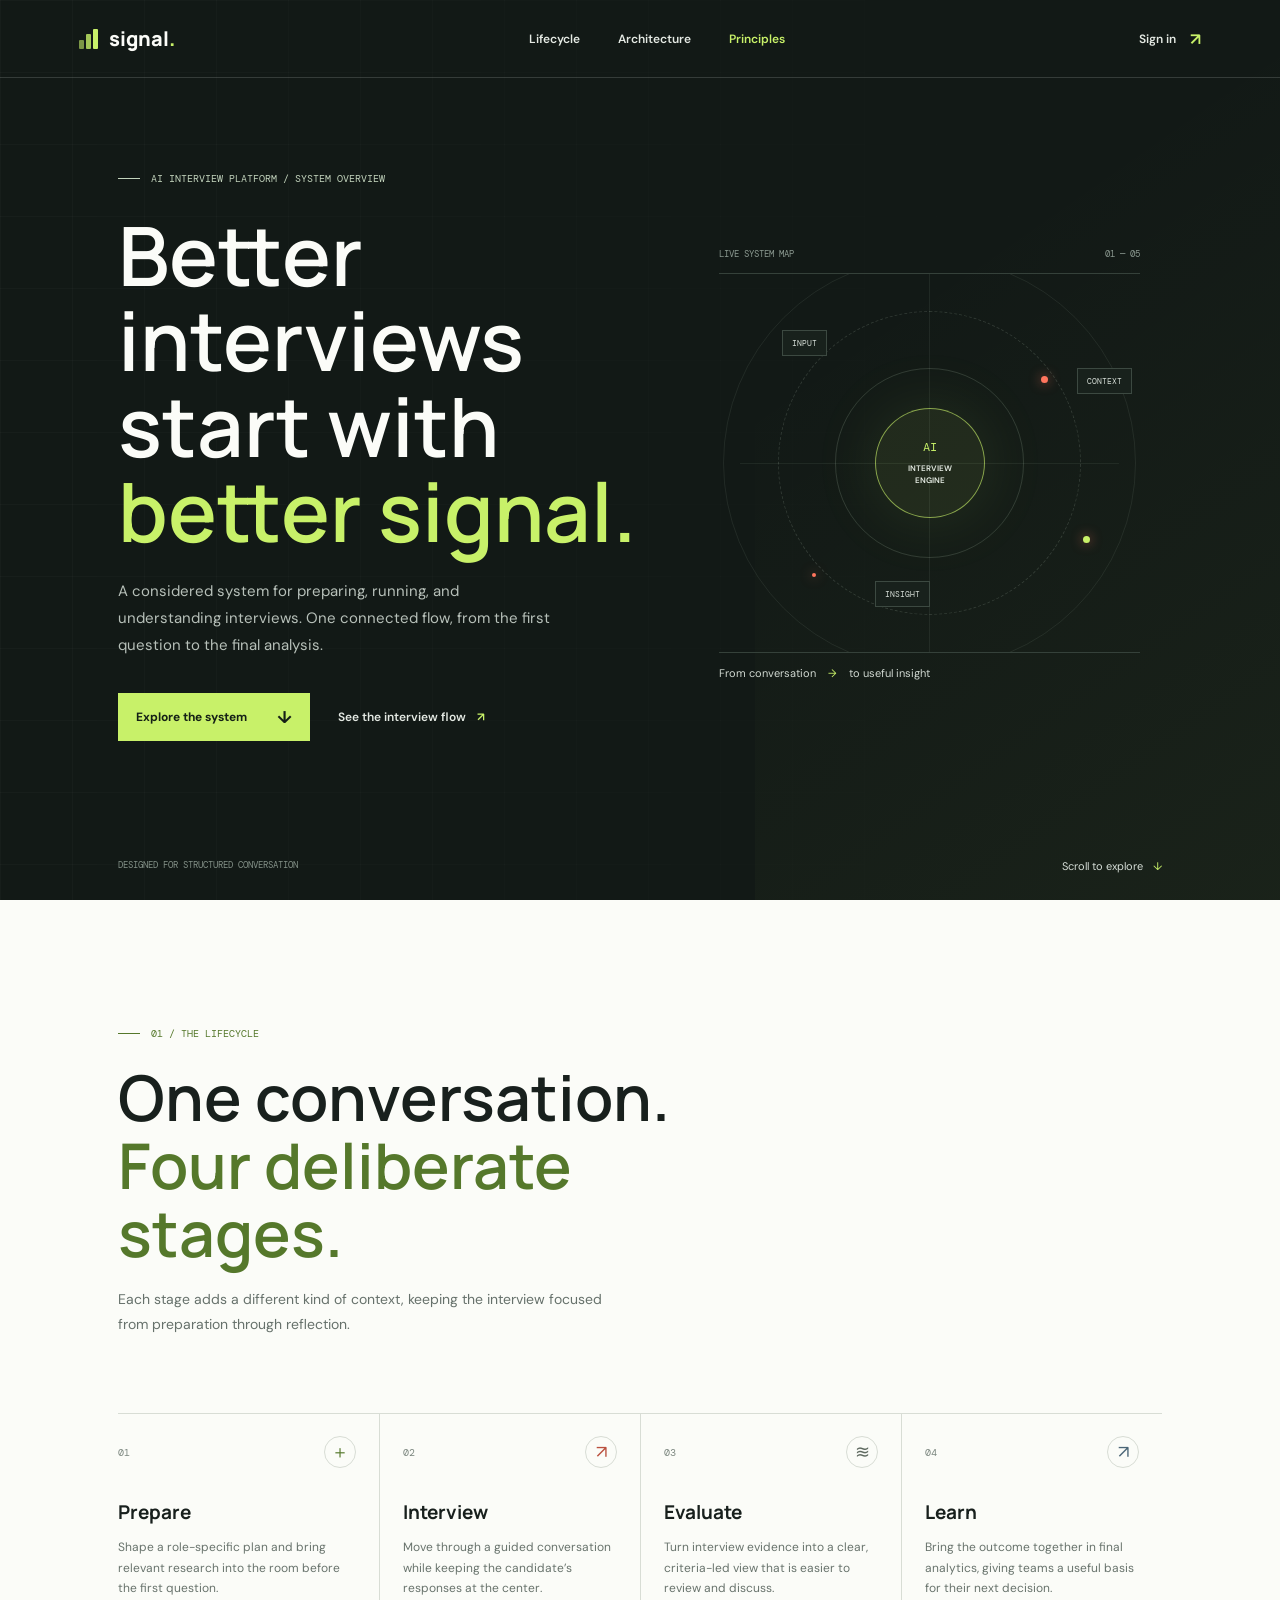
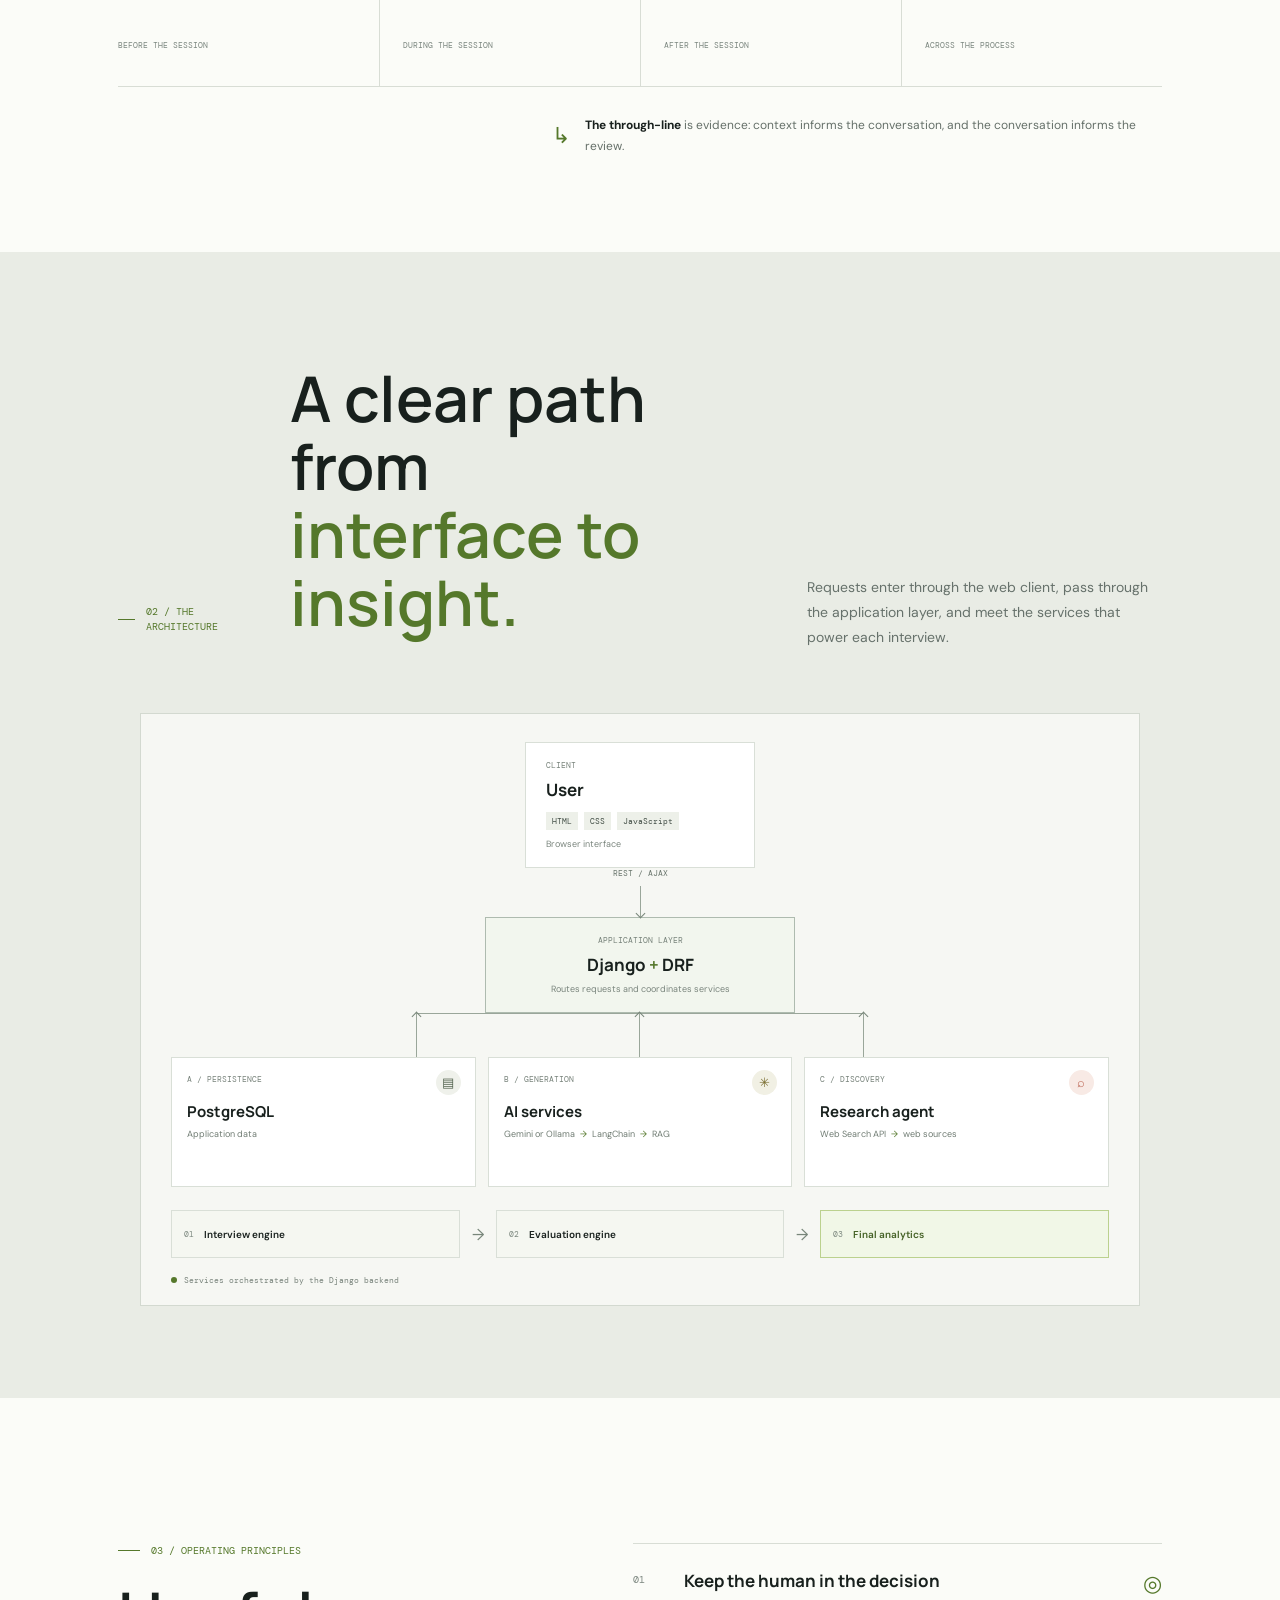
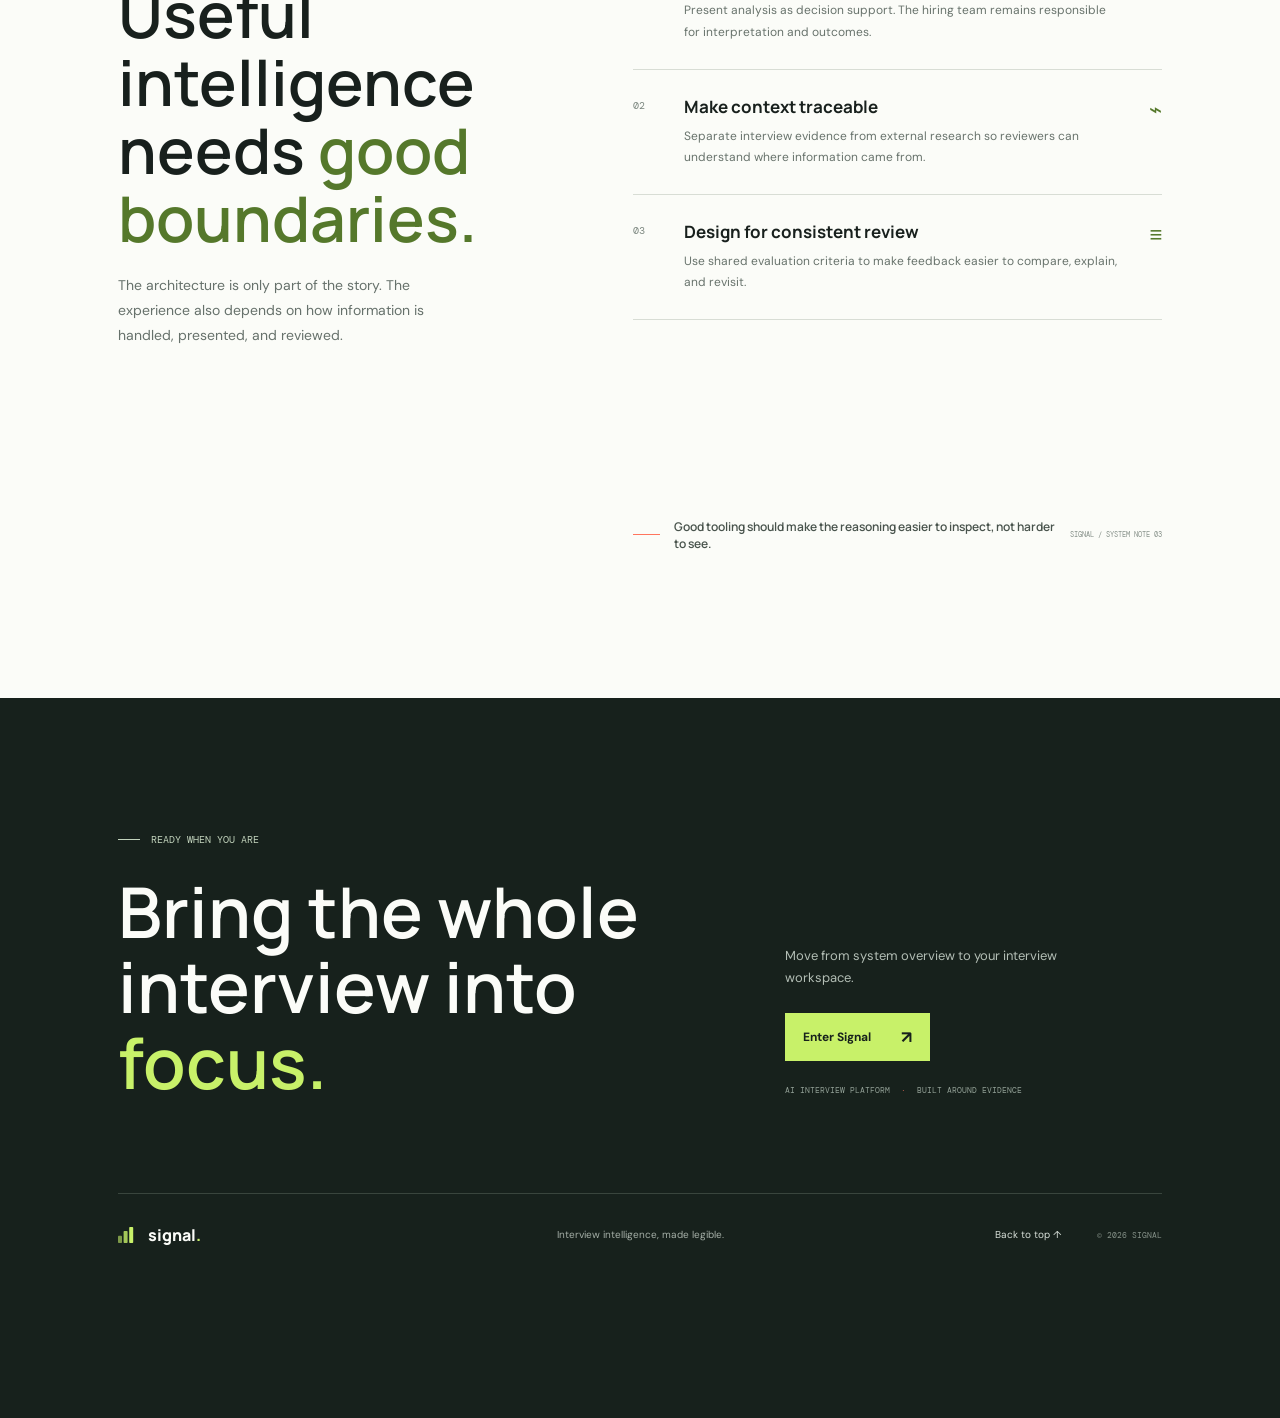
<file: frontend/html/index.html>
<!doctype html>
<html lang="en">
<head>
	<meta charset="utf-8">
	<meta name="viewport" content="width=device-width, initial-scale=1">
	<meta name="theme-color" content="#101614">
	<meta name="description" content="A closer look at the AI interview platform: its interview lifecycle, service architecture, and evaluation principles.">
	<title>Signal | AI Interview Architecture</title>
	<link rel="preconnect" href="https://fonts.googleapis.com">
	<link rel="preconnect" href="https://fonts.gstatic.com" crossorigin>
	<link href="https://fonts.googleapis.com/css2?family=DM+Mono:wght@400;500&family=DM+Sans:wght@400;500;600;700&family=Manrope:wght@400;500;600;700;800&display=swap" rel="stylesheet">
	<link rel="stylesheet" href="../css/index.css">
	<script src="../js/index.js" defer></script>
</head>
<body>
	<a class="skip-link" href="#main-content">Skip to content</a>
	<div class="scroll-progress" aria-hidden="true"><span></span></div>

	<header class="site-header">
		<a class="brand" href="#top" aria-label="Signal home">
			<span class="brand-mark" aria-hidden="true"><i></i><i></i><i></i></span>
			<span>signal<span class="brand-period">.</span></span>
		</a>
		<button class="menu-toggle" type="button" aria-expanded="false" aria-controls="primary-nav" aria-label="Open navigation">
			<span></span><span></span>
		</button>
		<nav class="primary-nav" id="primary-nav" aria-label="Main navigation">
			<a href="#lifecycle">Lifecycle</a>
			<a href="#architecture">Architecture</a>
			<a href="#principles">Principles</a>
		</nav>
		<a class="header-action" href="login.html">Sign in <span aria-hidden="true">↗</span></a>
	</header>

	<main id="main-content">
		<section class="hero section-shell" id="top" aria-labelledby="hero-title">
			<div class="hero-copy reveal">
				<p class="eyebrow"><span class="eyebrow-line"></span> AI interview platform / system overview</p>
				<h1 id="hero-title">Better interviews<br>start with <em>better signal.</em></h1>
				<p class="hero-description">A considered system for preparing, running, and understanding interviews. One connected flow, from the first question to the final analysis.</p>
				<div class="hero-actions">
					<a class="button button-primary" href="#architecture">Explore the system <span aria-hidden="true">↓</span></a>
					<a class="text-link" href="#lifecycle">See the interview flow <span aria-hidden="true">↗</span></a>
				</div>
			</div>
			<div class="hero-art reveal" aria-label="Illustration of an interview signal moving through a system">
				<div class="art-topline"><span>LIVE SYSTEM MAP</span><span>01 — 05</span></div>
				<div class="signal-visual" aria-hidden="true">
					<div class="signal-orbit orbit-one"></div>
					<div class="signal-orbit orbit-two"></div>
					<div class="signal-orbit orbit-three"></div>
					<div class="signal-core"><span>AI</span><b>INTERVIEW<br>ENGINE</b></div>
					<span class="orbit-node node-a">INPUT</span>
					<span class="orbit-node node-b">CONTEXT</span>
					<span class="orbit-node node-c">INSIGHT</span>
					<span class="orbit-dot dot-a"></span><span class="orbit-dot dot-b"></span><span class="orbit-dot dot-c"></span>
				</div>
				<div class="art-caption"><span>From conversation</span><span class="caption-arrow" aria-hidden="true">→</span><span>to useful insight</span></div>
			</div>
			<div class="hero-bottom"><span>DESIGNED FOR STRUCTURED CONVERSATION</span><a href="#lifecycle">Scroll to explore <span aria-hidden="true">↓</span></a></div>
		</section>

		<section class="lifecycle section-shell" id="lifecycle" aria-labelledby="lifecycle-title">
			<div class="section-heading reveal">
				<p class="eyebrow"><span class="eyebrow-line"></span> 01 / The lifecycle</p>
				<h2 id="lifecycle-title">One conversation.<br><em>Four deliberate stages.</em></h2>
				<p>Each stage adds a different kind of context, keeping the interview focused from preparation through reflection.</p>
			</div>
			<div class="lifecycle-track">
				<article class="stage reveal">
					<div class="stage-top"><span class="stage-number">01</span><span class="stage-symbol symbol-prep" aria-hidden="true">＋</span></div>
					<h3>Prepare</h3>
					<p>Shape a role-specific plan and bring relevant research into the room before the first question.</p>
					<span class="stage-tag">BEFORE THE SESSION</span>
				</article>
				<article class="stage reveal">
					<div class="stage-top"><span class="stage-number">02</span><span class="stage-symbol symbol-talk" aria-hidden="true">↗</span></div>
					<h3>Interview</h3>
					<p>Move through a guided conversation while keeping the candidate’s responses at the center.</p>
					<span class="stage-tag">DURING THE SESSION</span>
				</article>
				<article class="stage reveal">
					<div class="stage-top"><span class="stage-number">03</span><span class="stage-symbol symbol-review" aria-hidden="true">≋</span></div>
					<h3>Evaluate</h3>
					<p>Turn interview evidence into a clear, criteria-led view that is easier to review and discuss.</p>
					<span class="stage-tag">AFTER THE SESSION</span>
				</article>
				<article class="stage reveal">
					<div class="stage-top"><span class="stage-number">04</span><span class="stage-symbol symbol-learn" aria-hidden="true">↗</span></div>
					<h3>Learn</h3>
					<p>Bring the outcome together in final analytics, giving teams a useful basis for their next decision.</p>
					<span class="stage-tag">ACROSS THE PROCESS</span>
				</article>
			</div>
			<div class="lifecycle-note reveal"><span class="note-mark" aria-hidden="true">↳</span><p><strong>The through-line</strong> is evidence: context informs the conversation, and the conversation informs the review.</p></div>
		</section>

		<section class="architecture section-shell" id="architecture" aria-labelledby="architecture-title">
			<div class="section-heading architecture-heading reveal">
				<p class="eyebrow"><span class="eyebrow-line"></span> 02 / The architecture</p>
				<h2 id="architecture-title">A clear path from<br><em>interface to insight.</em></h2>
				<p>Requests enter through the web client, pass through the application layer, and meet the services that power each interview.</p>
			</div>

			<div class="architecture-map reveal" role="img" aria-label="Architecture: user uses the HTML, CSS and JavaScript frontend; REST and AJAX connect to Django and Django REST Framework. The backend works with PostgreSQL, AI services using Gemini or Ollama with LangChain and RAG, and a research agent using a web search API and web sources. These feed the interview engine, evaluation engine, and final analytics.">
				<div class="map-client map-node">
					<span class="map-kicker">CLIENT</span><strong>User</strong>
					<div class="client-stack"><span>HTML</span><span>CSS</span><span>JavaScript</span></div>
					<small>Browser interface</small>
				</div>
				<div class="map-connector connector-client" aria-hidden="true"><span>REST / AJAX</span><i></i></div>
				<div class="map-backend map-node">
					<span class="map-kicker">APPLICATION LAYER</span><strong>Django <b>+</b> DRF</strong>
					<small>Routes requests and coordinates services</small>
				</div>
				<div class="service-connectors" aria-hidden="true"><i></i><i></i><i></i></div>
				<div class="service-grid">
					<article class="service-node database-node">
						<span class="service-index">A / PERSISTENCE</span><span class="service-icon" aria-hidden="true">▤</span>
						<h3>PostgreSQL</h3><p>Application data</p>
					</article>
					<article class="service-node ai-node">
						<span class="service-index">B / GENERATION</span><span class="service-icon" aria-hidden="true">✳</span>
						<h3>AI services</h3><p>Gemini or Ollama <span>→</span> LangChain <span>→</span> RAG</p>
					</article>
					<article class="service-node research-node">
						<span class="service-index">C / DISCOVERY</span><span class="service-icon" aria-hidden="true">⌕</span>
						<h3>Research agent</h3><p>Web Search API <span>→</span> web sources</p>
					</article>
				</div>
				<div class="engine-flow" aria-label="Interview engine, then evaluation engine, then final analytics">
					<div class="engine-node"><span>01</span><strong>Interview engine</strong></div>
					<span class="engine-arrow" aria-hidden="true">→</span>
					<div class="engine-node"><span>02</span><strong>Evaluation engine</strong></div>
					<span class="engine-arrow" aria-hidden="true">→</span>
					<div class="engine-node engine-output"><span>03</span><strong>Final analytics</strong></div>
				</div>
				<p class="map-footnote"><span class="legend-dot"></span> Services orchestrated by the Django backend</p>
			</div>
		</section>

		<section class="principles section-shell" id="principles" aria-labelledby="principles-title">
			<div class="principles-intro reveal">
				<p class="eyebrow"><span class="eyebrow-line"></span> 03 / Operating principles</p>
				<h2 id="principles-title">Useful intelligence<br>needs <em>good boundaries.</em></h2>
				<p>The architecture is only part of the story. The experience also depends on how information is handled, presented, and reviewed.</p>
			</div>
			<div class="principle-list">
				<article class="principle reveal"><span class="principle-index">01</span><div><h3>Keep the human in the decision</h3><p>Present analysis as decision support. The hiring team remains responsible for interpretation and outcomes.</p></div><span class="principle-glyph" aria-hidden="true">◎</span></article>
				<article class="principle reveal"><span class="principle-index">02</span><div><h3>Make context traceable</h3><p>Separate interview evidence from external research so reviewers can understand where information came from.</p></div><span class="principle-glyph" aria-hidden="true">⌁</span></article>
				<article class="principle reveal"><span class="principle-index">03</span><div><h3>Design for consistent review</h3><p>Use shared evaluation criteria to make feedback easier to compare, explain, and revisit.</p></div><span class="principle-glyph" aria-hidden="true">≡</span></article>
			</div>
			<div class="principles-aside reveal"><span class="aside-rule"></span><p>Good tooling should make the reasoning easier to inspect, not harder to see.</p><span class="aside-signature">SIGNAL / SYSTEM NOTE 03</span></div>
		</section>

		<section class="closing section-shell" aria-labelledby="closing-title">
			<div class="closing-grid reveal">
				<div>
					<p class="eyebrow"><span class="eyebrow-line"></span> Ready when you are</p>
					<h2 id="closing-title">Bring the whole<br>interview into <em>focus.</em></h2>
				</div>
				<div class="closing-action">
					<p>Move from system overview to your interview workspace.</p>
					<a class="button button-light" href="login.html">Enter Signal <span aria-hidden="true">↗</span></a>
					<span class="closing-meta">AI INTERVIEW PLATFORM <span>·</span> BUILT AROUND EVIDENCE</span>
				</div>
			</div>
			<footer class="site-footer"><a class="brand brand-footer" href="#top"><span class="brand-mark" aria-hidden="true"><i></i><i></i><i></i></span><span>signal<span class="brand-period">.</span></span></a><span>Interview intelligence, made legible.</span><a href="#top">Back to top ↑</a><span class="footer-year">© 2026 SIGNAL</span></footer>
		</section>
	</main>
</body>
</html>
</file>
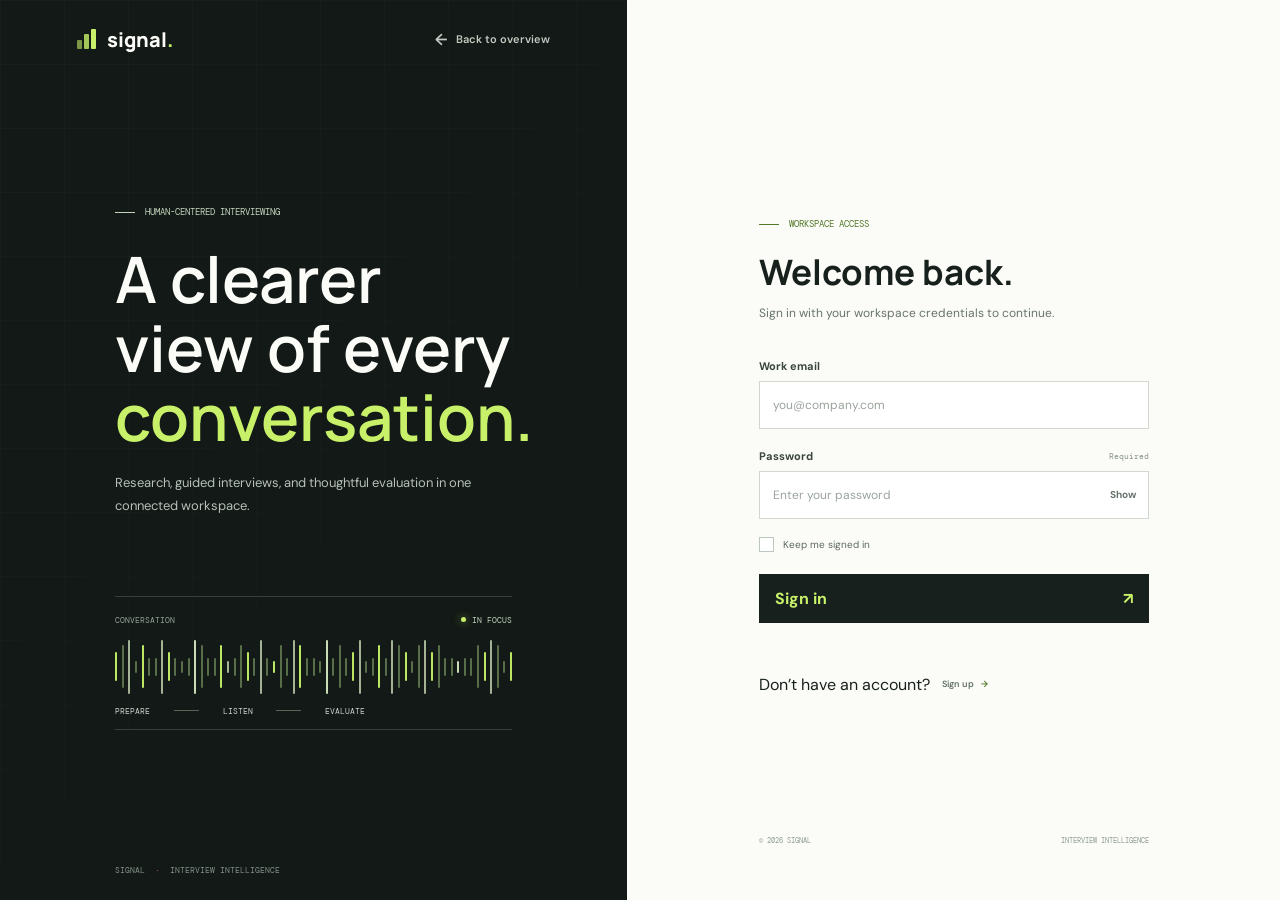
<file: frontend/html/dashboard.html>
<!doctype html>
<html lang="en">
<head>
	<meta charset="utf-8">
	<meta name="viewport" content="width=device-width, initial-scale=1">
	<meta name="theme-color" content="#121916">
	<meta name="description" content="Review interview activity and evaluation insights in your Signal workspace.">
	<title>Dashboard | Signal</title>
	<link rel="preconnect" href="https://fonts.googleapis.com">
	<link rel="preconnect" href="https://fonts.gstatic.com" crossorigin>
	<link href="https://fonts.googleapis.com/css2?family=DM+Mono:wght@400;500&family=DM+Sans:wght@400;500;600;700&family=Manrope:wght@400;500;600;700;800&display=swap" rel="stylesheet">
	<link rel="stylesheet" href="../css/dashboard.css">
	<script src="../js/api-client.js" defer></script>
	<script src="../js/dashboard.js" defer></script>
</head>
<body>
	<a class="skip-link" href="#main-content">Skip to dashboard</a>
	<div class="app-shell">
		<aside class="sidebar" id="sidebar" aria-label="Workspace navigation">
			<a class="brand" href="index.html" aria-label="Signal home">
				<span class="brand-mark" aria-hidden="true"><i></i><i></i><i></i></span>
				<span>signal<span class="brand-period">.</span></span>
			</a>
			<div class="workspace-label">WORKSPACE</div>
			<div class="workspace-name"><span class="workspace-icon" aria-hidden="true">S</span><span>Interview workspace</span><span class="workspace-caret" aria-hidden="true">⌄</span></div>
			<nav class="side-nav" aria-label="Dashboard sections">
				<span class="nav-group-label">MANAGE</span>
				<a class="nav-link is-active" href="#overview" aria-current="page"><span class="nav-icon" aria-hidden="true">▦</span>Overview</a>
				<a class="nav-link" href="#interviews"><span class="nav-icon" aria-hidden="true">▤</span>Interviews</a>
				<a class="nav-link" href="#insights"><span class="nav-icon" aria-hidden="true">⌁</span>Insights</a>
			</nav>
			<div class="sidebar-bottom">
				<a class="platform-link" href="index.html"><span aria-hidden="true">↖</span> Platform overview</a>
				<div class="sidebar-foot"><span class="status-dot"></span> DATABASE CONNECTED</div>
			</div>
		</aside>
		<button class="sidebar-scrim" type="button" aria-label="Close navigation"></button>

		<main class="main-content" id="main-content">
			<header class="topbar">
				<button class="mobile-menu-toggle" type="button" aria-expanded="false" aria-controls="sidebar" aria-label="Open navigation"><span></span><span></span></button>
				<div class="breadcrumb"><span>Workspace</span><span aria-hidden="true">/</span><strong>Overview</strong></div>
				<div class="topbar-date"><span class="date-mark" aria-hidden="true">◷</span><time id="today-label"></time></div>
			</header>

			<div class="content-wrap">
				<section class="page-intro" id="overview" aria-labelledby="page-title">
					<div>
						<p class="eyebrow"><span class="eyebrow-line"></span> YOUR INTERVIEW WORKSPACE</p>
						<h1 id="page-title">Dashboard</h1>
						<p class="intro-copy">A clear view of interview activity and evaluation insights.</p>
					</div>
					<a class="primary-action" href="interview.html"><span class="action-plus" aria-hidden="true">＋</span> New interview</a>
				</section>

				<section class="workspace-notice" aria-label="Database status">
					<div class="notice-icon" aria-hidden="true">i</div>
					<div class="notice-copy"><strong>Database connected</strong><p>Account and resume data is protected by your sign-in and stored by the Django API.</p></div>
					<button class="signout-button" id="signout-button" type="button">Sign out</button>
				</section>

				<section class="resume-manager" id="resumes" aria-labelledby="resume-title">
					<div class="resume-heading"><div><p class="section-kicker">CANDIDATE FILES</p><h2 id="resume-title">Resume library</h2><p>Upload a resume to store the original file and searchable extracted text.</p></div><span class="resume-format">PDF · DOCX · TXT <span>UP TO 10 MB</span></span></div>
					<div class="resume-actions-row">
						<form class="resume-upload-form" id="resume-upload-form">
							<label class="file-picker" for="resume-file"><span class="file-picker-icon" aria-hidden="true">↑</span><span><strong>Choose a resume</strong><small id="selected-file-name">PDF, DOCX, or TXT</small></span><input id="resume-file" name="file" type="file" accept=".pdf,.docx,.txt,application/pdf,text/plain,application/vnd.openxmlformats-officedocument.wordprocessingml.document" required></label>
							<button class="resume-upload-button" type="submit"><span aria-hidden="true">＋</span> Upload</button>
						</form>
						<form class="resume-search-form" id="resume-search-form" role="search"><label class="visually-hidden" for="resume-search">Search resume text</label><span aria-hidden="true">⌕</span><input id="resume-search" type="search" placeholder="Search resume text"><button type="submit">Search</button><button class="clear-search" id="clear-resume-search" type="button" aria-label="Clear search" title="Clear search">×</button></form>
					</div>
					<p class="resume-message" id="resume-message" role="status" aria-live="polite"></p>
					<div class="resume-list" id="resume-list" aria-live="polite"><p class="resume-empty">Your uploaded resumes will appear here.</p></div>
				</section>

				<div class="dashboard-columns">
					<section class="activity-section" id="interviews" aria-labelledby="activity-title">
						<div class="section-title-row">
							<div><p class="section-kicker">WORK QUEUE</p><h2 id="activity-title">Interview activity</h2></div>
							<a class="quiet-link" href="interview.html">Start interview <span aria-hidden="true">↗</span></a>
						</div>
						<div class="activity-table-wrap">
							<table class="activity-table">
								<thead><tr><th scope="col">INTERVIEW</th><th scope="col">ROLE</th><th scope="col">LAST UPDATED</th><th scope="col">STATUS</th><th scope="col"><span class="visually-hidden">Open interview</span></th></tr></thead>
								<tbody><tr><td colspan="5"><div class="empty-state"><span class="empty-mark" aria-hidden="true"><i></i><i></i><i></i></span><h3>No interviews yet</h3><p>Your interview list will appear here when you create your first session.</p><a href="interview.html">Create an interview <span aria-hidden="true">→</span></a></div></td></tr></tbody>
							</table>
						</div>
					</section>

					<aside class="workspace-aside" aria-label="Workspace details">
						<section class="readiness-panel" aria-labelledby="readiness-title">
							<div class="panel-heading"><span class="panel-icon" aria-hidden="true">◈</span><span class="panel-label">WORKSPACE STATUS</span></div>
							<h2 id="readiness-title">Workspace connected</h2>
							<p>Your account and resume library are stored in the application database and scoped to your sign-in.</p>
							<div class="connection-row"><span class="connection-indicator connection-online"></span><span>Django database</span><span class="connection-state connection-ready">CONNECTED</span></div>
						</section>
						<section class="guide-panel" aria-labelledby="guide-title">
							<p class="section-kicker">A SIMPLE RHYTHM</p><h2 id="guide-title">From plan to perspective</h2>
							<ol class="guide-list">
								<li><span>01</span><div><strong>Prepare</strong><p>Set the focus for your conversation.</p></div></li>
								<li><span>02</span><div><strong>Interview</strong><p>Capture a clear view of the discussion.</p></div></li>
								<li><span>03</span><div><strong>Review</strong><p>Bring evidence into the evaluation.</p></div></li>
							</ol>
						</section>
					</aside>
				</div>

				<section class="insights-section" id="insights" aria-labelledby="insights-title">
					<div class="section-title-row">
						<div><p class="section-kicker">DECISION SUPPORT</p><h2 id="insights-title">Evaluation insights</h2></div>
						<span class="section-meta">AVAILABLE AFTER YOUR FIRST REVIEW</span>
					</div>
					<div class="insights-empty"><div class="insights-rule" aria-hidden="true"></div><p>Once interviews are reviewed, your evaluation summaries will be gathered here.</p><a href="interview.html">Begin with an interview <span aria-hidden="true">→</span></a></div>
				</section>
				<footer class="page-footer"><span>SIGNAL / INTERVIEW INTELLIGENCE</span><a href="index.html">Platform overview ↗</a></footer>
			</div>
		</main>
	</div>
</body>
</html>
</file>
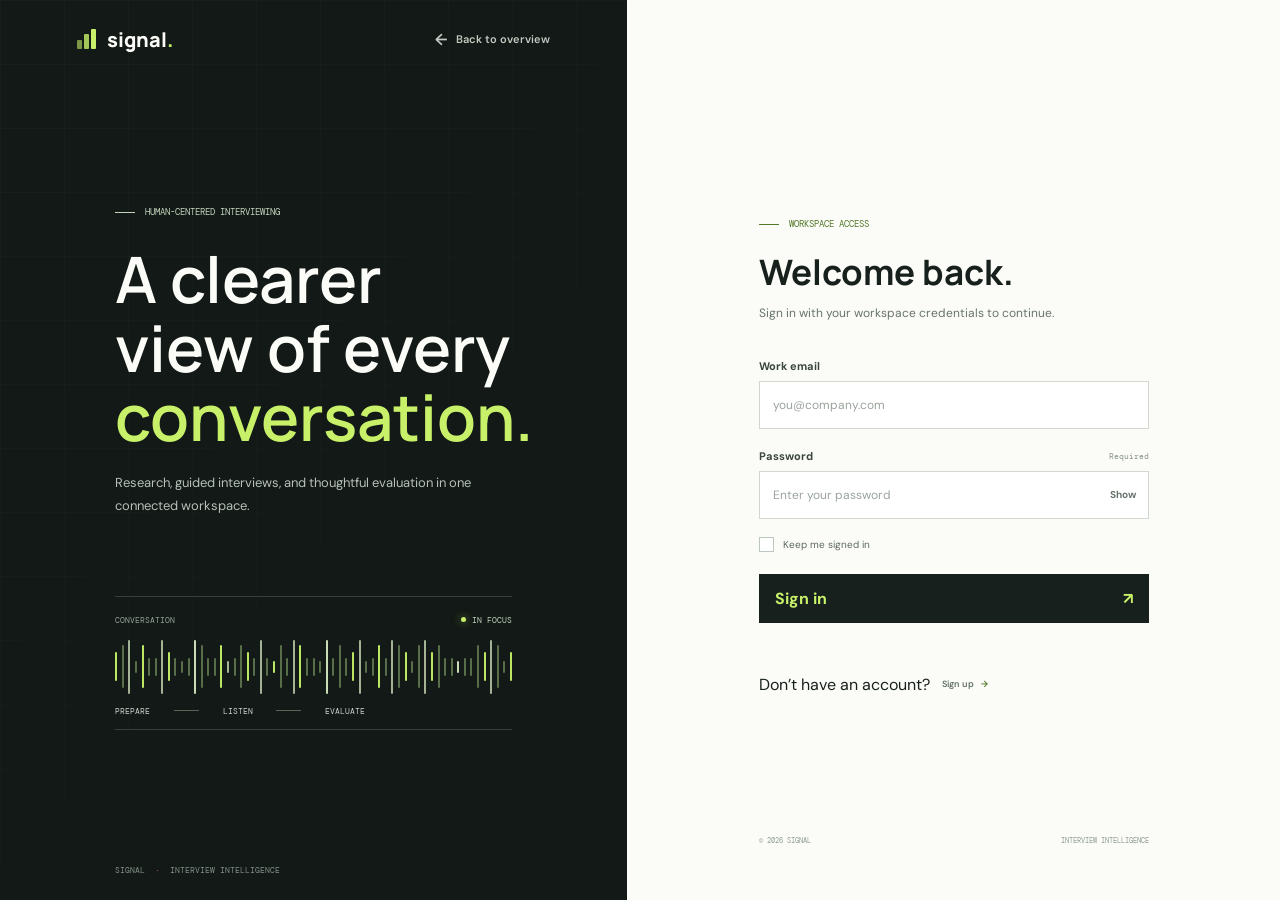
<file: frontend/html/interview.html>
<!doctype html>
<html lang="en">
<head>
	<meta charset="utf-8">
	<meta name="viewport" content="width=device-width, initial-scale=1">
	<meta name="theme-color" content="#121916">
	<meta name="description" content="Prepare and run a structured interview in your Signal workspace.">
	<title>New interview | Signal</title>
	<link rel="preconnect" href="https://fonts.googleapis.com">
	<link rel="preconnect" href="https://fonts.gstatic.com" crossorigin>
	<link href="https://fonts.googleapis.com/css2?family=DM+Mono:wght@400;500&family=DM+Sans:wght@400;500;600;700&family=Manrope:wght@400;500;600;700;800&display=swap" rel="stylesheet">
	<link rel="stylesheet" href="../css/interview.css">
	<script src="../js/api-client.js" defer></script>
	<script src="../js/interview.js" defer></script>
</head>
<body>
	<a class="skip-link" href="#main-content">Skip to interview</a>
	<div class="app-shell">
		<aside class="sidebar" id="sidebar" aria-label="Workspace navigation">
			<a class="brand" href="index.html" aria-label="Signal home">
				<span class="brand-mark" aria-hidden="true"><i></i><i></i><i></i></span>
				<span>signal<span class="brand-period">.</span></span>
			</a>
			<div class="workspace-label">WORKSPACE</div>
			<div class="workspace-name"><span class="workspace-icon" aria-hidden="true">S</span><span>Interview workspace</span><span class="workspace-caret" aria-hidden="true">⌄</span></div>
			<nav class="side-nav" aria-label="Workspace navigation">
				<span class="nav-group-label">MANAGE</span>
				<a class="nav-link" href="dashboard.html"><span class="nav-icon" aria-hidden="true">▦</span>Overview</a>
				<a class="nav-link is-active" href="interview.html" aria-current="page"><span class="nav-icon" aria-hidden="true">▤</span>Interviews</a>
				<a class="nav-link" href="dashboard.html#insights"><span class="nav-icon" aria-hidden="true">⌁</span>Insights</a>
			</nav>
			<div class="sidebar-bottom">
				<a class="platform-link" href="index.html"><span aria-hidden="true">↖</span> Platform overview</a>
				<div class="sidebar-foot"><span class="status-dot"></span> FRONTEND PREVIEW</div>
			</div>
		</aside>
		<button class="sidebar-scrim" type="button" aria-label="Close navigation"></button>

		<main class="main-content" id="main-content">
			<header class="topbar">
				<button class="mobile-menu-toggle" type="button" aria-expanded="false" aria-controls="sidebar" aria-label="Open navigation"><span></span><span></span></button>
				<div class="breadcrumb"><a href="dashboard.html">Workspace</a><span aria-hidden="true">/</span><strong id="breadcrumb-current">New interview</strong></div>
				<div class="preview-label"><span class="preview-dot"></span> AI PRACTICE SESSION</div>
			</header>

			<div class="content-wrap">
				<section class="setup-view" id="setup-view" aria-labelledby="page-title">
					<div class="page-heading">
						<div><p class="eyebrow"><span class="eyebrow-line"></span> INTERVIEW WORKSPACE / 01</p><h1 id="page-title">Set the conversation up for success.</h1><p class="heading-copy">Add a little context. You can adjust your plan before the interview begins.</p></div>
						<a class="back-dashboard" href="dashboard.html"><span aria-hidden="true">←</span> Dashboard</a>
					</div>

					<div class="setup-grid">
						<form class="setup-form" id="setup-form">
							<div class="form-section-heading"><span class="form-step-number">01</span><div><h2>Session details</h2><p>Set your target role and a topic to research against authoritative sources.</p></div></div>
							<div class="form-fields">
								<div class="field-group"><label for="candidate-name">Your name</label><input id="candidate-name" name="candidateName" type="text" autocomplete="name" placeholder="e.g. Jordan Lee" maxlength="100" required></div>
								<div class="field-group"><label for="role-title">Target role</label><input id="role-title" name="roleTitle" type="text" autocomplete="off" placeholder="e.g. Product designer" maxlength="120" required></div>
								<div class="field-group field-group-wide"><label for="interview-topic">Interview topic</label><input id="interview-topic" name="topic" type="text" autocomplete="off" placeholder="e.g. Python concurrency, product discovery, or cloud security" maxlength="200" required></div>
								<div class="field-group"><label for="interview-focus">Interview focus</label><select id="interview-focus" name="focus"><option value="balanced">Balanced conversation</option><option value="behavioral">Behavioral experience</option><option value="technical">Technical problem solving</option><option value="collaboration">Communication &amp; collaboration</option></select></div>
								<div class="field-group"><label for="session-length">Planned length</label><select id="session-length" name="duration"><option value="30">30 minutes</option><option value="45" selected>45 minutes</option><option value="60">60 minutes</option></select></div>
							</div>
							<div class="form-divider"></div>
							<div class="form-section-heading objectives-heading"><span class="form-step-number">02</span><div><h2>Keep it consistent</h2><p>Use the same role context throughout the interview and review.</p></div></div>
							<label class="consistency-control" for="structured-mode"><input id="structured-mode" type="checkbox" checked><span class="toggle-track" aria-hidden="true"></span><span><strong>Structured interview</strong><small>Follow a shared set of prompts for this focus area.</small></span></label>
							<p class="setup-message" id="setup-message" role="status" aria-live="polite"></p>
							<div class="setup-footer"><span class="setup-disclaimer"><span aria-hidden="true">ⓘ</span> Questions use official-source research. Feedback is based on your written answers, not audio or body language.</span><button class="primary-action" id="prepare-button" type="submit">Research &amp; prepare <span aria-hidden="true">→</span></button></div>
						</form>

						<aside class="prep-aside" aria-label="Preparation notes">
							<div class="aside-topline"><span>SESSION PREVIEW</span><span>01 / 03</span></div>
							<div class="prep-graphic" aria-hidden="true"><div class="prep-ring ring-outer"></div><div class="prep-ring ring-inner"></div><div class="prep-center"><span>01</span><i></i><b>LISTEN<br>WITH INTENT</b></div><span class="prep-node node-one">CONTEXT</span><span class="prep-node node-two">EVIDENCE</span></div>
							<div class="prep-aside-copy"><span class="aside-index">BEFORE YOU BEGIN</span><h2>Good interviews make room for detail.</h2><p>Ask one question at a time. Follow the examples, decisions, and learning behind each answer.</p></div>
							<div class="aside-checklist"><span><i></i> Role context</span><span><i></i> Focus prompts</span><span><i></i> Private notes</span></div>
						</aside>
					</div>
				</section>

				<section class="session-view is-hidden" id="session-view" aria-labelledby="session-title" aria-live="polite">
					<div class="session-header">
						<div><p class="eyebrow"><span class="eyebrow-line"></span> STRUCTURED SESSION / <span id="session-role-label">ROLE</span></p><h1 id="session-title">Interview in progress</h1><p class="session-candidate"><span id="session-candidate-name">Candidate</span><span>·</span><span id="session-focus-label">Balanced conversation</span></p></div>
						<div class="session-clock"><span class="clock-indicator"></span><span class="clock-caption">ELAPSED</span><time id="session-timer">00:00</time></div>
					</div>
					<div class="session-progress" aria-label="Question progress"><div class="progress-label"><span id="question-count">QUESTION 01 OF 05</span><span id="progress-percent">20%</span></div><div class="progress-track"><span id="progress-fill"></span></div></div>
					<div class="session-grid">
						<section class="question-panel" aria-labelledby="question-title">
							<div class="question-topline"><span class="question-category" id="question-category">OPENING</span><span class="question-mark" aria-hidden="true">Q</span></div>
							<p class="question-overline">ANSWER THE QUESTION</p><h2 id="question-title"></h2><p class="question-prompt-hint" id="question-hint"></p><ul class="question-source-list" id="question-source-list" aria-label="Sources for this question"></ul>
							<label class="answer-label" for="answer-notes">Your answer <span>Used to prepare your coaching report</span></label>
							<textarea id="answer-notes" rows="5" placeholder="Type your answer, or summarize what you said…"></textarea>
							<div class="question-controls"><button class="secondary-button" id="previous-question" type="button" disabled><span aria-hidden="true">←</span> Previous</button><span class="answer-saved" id="answer-saved" aria-live="polite">Notes stay in this tab</span><button class="primary-action" id="next-question" type="button">Next question <span aria-hidden="true">→</span></button></div>
						</section>
						<aside class="session-aside">
							<section class="session-guide"><div class="session-aside-label"><span class="guide-pulse"></span> INTERVIEW GUIDE</div><h2>Stay curious.</h2><p>Answer as you would in a real interview. Your written response is used for evidence-based coaching.</p><div class="follow-up"><span>FOLLOW-UP IDEA</span><p id="follow-up-text">What made that experience significant for you?</p></div></section>
							<section class="session-tools"><p class="section-kicker">OFFICIAL SOURCES</p><ul class="session-source-list" id="session-source-list"></ul></section>
							<section class="session-tools"><p class="section-kicker">SESSION TOOLS</p><button class="tool-button" id="finish-session" type="button"><span class="tool-icon" aria-hidden="true">✓</span><span><strong>Finish &amp; get feedback</strong><small>Generate your performance report</small></span><span class="tool-arrow" aria-hidden="true">→</span></button><button class="tool-button" id="cancel-session" type="button"><span class="tool-icon cancel-icon" aria-hidden="true">×</span><span><strong>End without finishing</strong><small>Discard this interview</small></span><span class="tool-arrow" aria-hidden="true">→</span></button></section>
						</aside>
					</div>
					<p class="session-disclaimer" id="session-message" role="status" aria-live="polite"><span aria-hidden="true">ⓘ</span> No audio is recorded. Your written answers are saved to your account when you finish.</p>
				</section>

				<section class="complete-view is-hidden" id="complete-view" aria-labelledby="complete-title" tabindex="-1">
					<div class="complete-mark" aria-hidden="true"><span>✓</span></div>
					<p class="eyebrow"><span class="eyebrow-line"></span> SESSION WRAPPED</p>
					<h1 id="complete-title">A good conversation<br><em>leaves a trail.</em></h1>
					<p class="complete-copy">Your interview is saved. Review your evidence-based feedback and next-step practice plan.</p>
					<div class="summary-strip"><div><span>Candidate</span><strong id="summary-candidate">—</strong></div><div><span>Role</span><strong id="summary-role">—</strong></div><div><span>Prompts reached</span><strong id="summary-questions">—</strong></div><div><span>Session length</span><strong id="summary-duration">—</strong></div></div>
					<div class="summary-notes"><div class="summary-heading"><div><span class="section-kicker">SESSION NOTES</span><h2>Your captured notes</h2></div><span class="notes-count" id="notes-count">0 entries</span></div><div id="notes-list" class="notes-list"></div></div>
					<div class="complete-actions"><button class="secondary-button" id="new-session" type="button">Start another interview <span aria-hidden="true">↗</span></button><a class="primary-action" id="review-results-link" href="result.html">Review session results <span aria-hidden="true">→</span></a><a class="dashboard-return" href="dashboard.html">Dashboard</a></div>
					<p class="result-storage-notice" id="result-storage-notice" role="status" aria-live="polite"></p>
					<p class="complete-disclaimer">Feedback evaluates written responses only and is intended for practice, not as a hiring decision.</p>
				</section>

				<footer class="page-footer"><span>SIGNAL / INTERVIEW INTELLIGENCE</span><a href="index.html">Platform overview ↗</a></footer>
			</div>
		</main>
	</div>
</body>
</html>
</file>
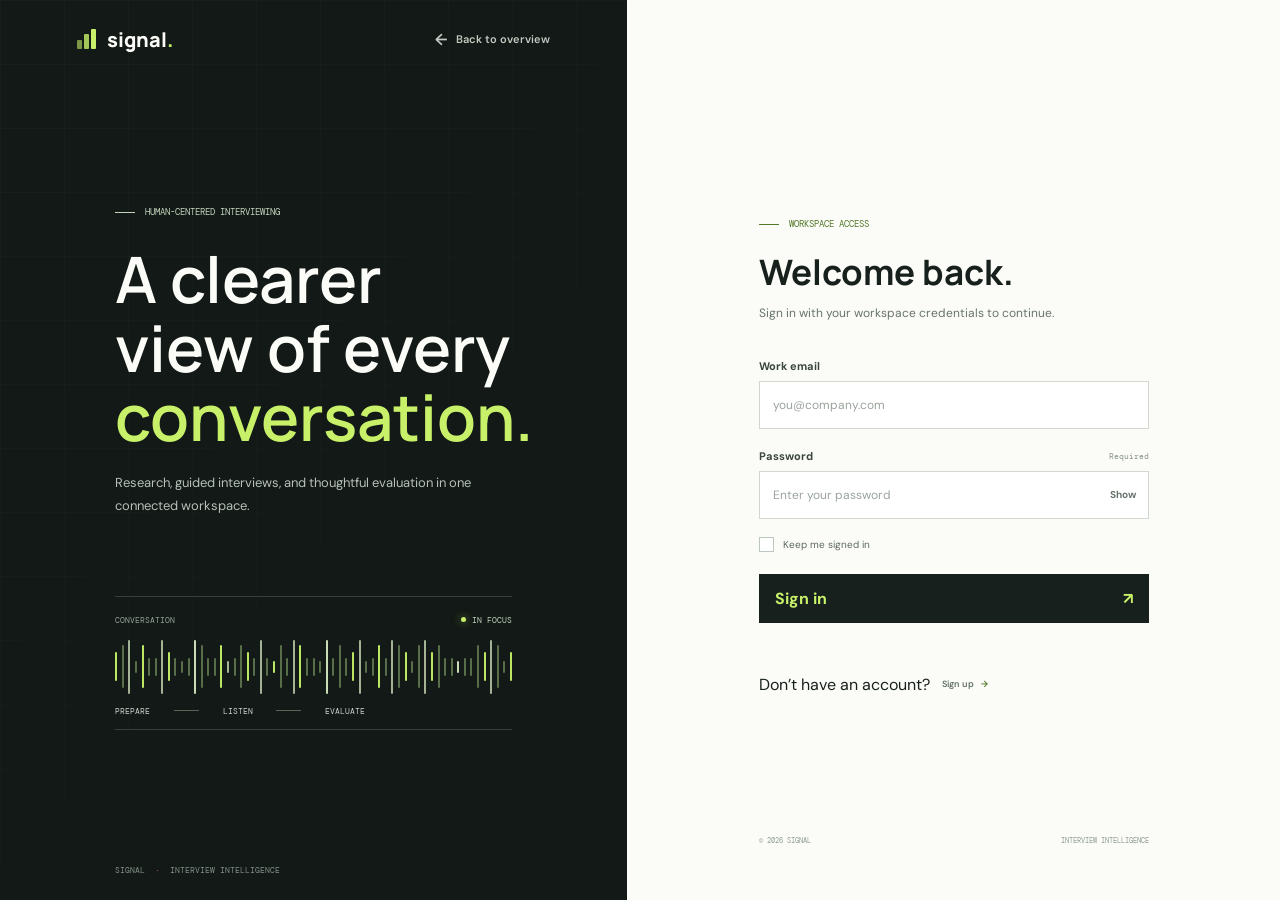
<file: frontend/html/login.html>
<!doctype html>
<html lang="en">
<head>
	<meta charset="utf-8">
	<meta name="viewport" content="width=device-width, initial-scale=1">
	<meta name="theme-color" content="#121916">
	<meta name="description" content="Sign in to your Signal interview workspace.">
	<title>Sign in | Signal</title>
	<link rel="preconnect" href="https://fonts.googleapis.com">
	<link rel="preconnect" href="https://fonts.gstatic.com" crossorigin>
	<link href="https://fonts.googleapis.com/css2?family=DM+Mono:wght@400;500&family=DM+Sans:wght@400;500;600;700&family=Manrope:wght@400;500;600;700;800&display=swap" rel="stylesheet">
	<link rel="stylesheet" href="../css/login.css">
	<script src="../js/api-client.js" defer></script>
	<script src="../js/auth-store.js" defer></script>
	<script src="../js/login.js" defer></script>
</head>
<body>
	<a class="skip-link" href="#sign-in-title">Skip to sign in</a>
	<header class="login-header">
		<a class="brand" href="index.html" aria-label="Signal, back to overview">
			<span class="brand-mark" aria-hidden="true"><i></i><i></i><i></i></span>
			<span>signal<span class="brand-period">.</span></span>
		</a>
		<a class="back-link" href="index.html"><span aria-hidden="true">←</span> Back to overview</a>
	</header>

	<main class="login-layout">
		<aside class="login-story" aria-labelledby="story-title">
			<div class="story-content">
				<p class="eyebrow"><span class="eyebrow-line"></span> HUMAN-CENTERED INTERVIEWING</p>
				<h1 id="story-title">A clearer view of every <em>conversation.</em></h1>
				<p class="story-description">Research, guided interviews, and thoughtful evaluation in one connected workspace.</p>
			</div>
			<div class="conversation-visual" aria-hidden="true">
				<div class="visual-label"><span>CONVERSATION</span><span class="visual-live"><i></i> IN FOCUS</span></div>
				<div class="waveform">
					<span></span><span></span><span></span><span></span><span></span><span></span><span></span><span></span><span></span><span></span><span></span><span></span><span></span><span></span><span></span><span></span><span></span><span></span><span></span><span></span><span></span><span></span><span></span><span></span><span></span><span></span><span></span><span></span><span></span><span></span><span></span><span></span><span></span><span></span><span></span><span></span><span></span><span></span><span></span><span></span><span></span><span></span><span></span><span></span><span></span><span></span><span></span><span></span><span></span><span></span><span></span><span></span><span></span><span></span><span></span><span></span><span></span><span></span><span></span><span></span><span></span>
				</div>
				<div class="visual-caption"><span>PREPARE</span><i></i><span>LISTEN</span><i></i><span>EVALUATE</span></div>
			</div>
			<p class="story-footnote">SIGNAL <span>·</span> INTERVIEW INTELLIGENCE</p>
		</aside>

		<section class="login-panel" aria-labelledby="sign-in-title">
			<div class="login-form-wrap">
				<p class="eyebrow form-eyebrow"><span class="eyebrow-line"></span> WORKSPACE ACCESS</p>
				<h2 id="sign-in-title">Welcome back.</h2>
				<p class="form-intro">Sign in with your workspace credentials to continue.</p>

				<form class="login-form" id="login-form">
					<div class="field-group">
						<label for="email">Work email</label>
						<input id="email" name="email" type="email" autocomplete="username" placeholder="you@company.com" required>
					</div>
					<div class="field-group">
						<div class="field-label-row"><label for="password">Password</label><span class="field-hint">Required</span></div>
						<div class="password-control">
							<input id="password" name="password" type="password" autocomplete="current-password" placeholder="Enter your password" required>
							<button class="password-toggle" type="button" aria-label="Show password" aria-pressed="false" aria-controls="password">Show</button>
						</div>
					</div>
					<div class="form-options">
						<label class="remember-control" for="remember">
							<input id="remember" name="remember" type="checkbox">
							<span class="custom-checkbox" aria-hidden="true"></span>
							<span>Keep me signed in</span>
						</label>
					</div>
					<button class="submit-button" type="submit"><span class="submit-label">Sign in</span><span aria-hidden="true">↗</span></button>
					<p class="form-message" id="form-message" role="status" aria-live="polite"></p>
				</form>

				<div class="form-bottom account-prompt"><span>Don’t have an account?</span><a href="signup.html">Sign up <span aria-hidden="true">→</span></a></div>
			</div>
			<footer class="login-footer"><span>© 2026 SIGNAL</span><span>INTERVIEW INTELLIGENCE</span></footer>
		</section>
	</main>
</body>
</html>
</file>
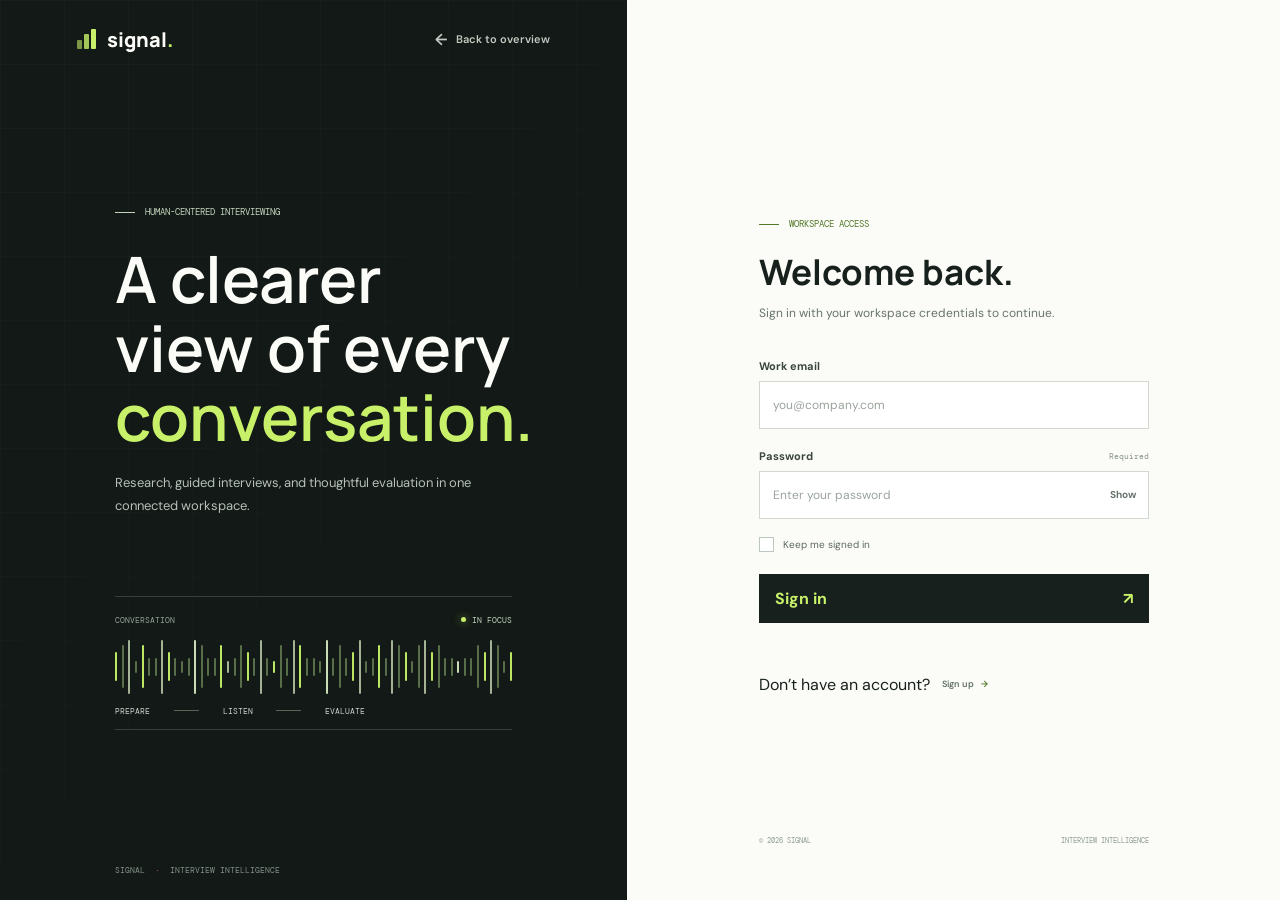
<file: frontend/html/result.html>
<!doctype html>
<html lang="en">
<head>
	<meta charset="utf-8">
	<meta name="viewport" content="width=device-width, initial-scale=1">
	<meta name="theme-color" content="#121916">
	<meta name="description" content="Review interview notes and evaluation status in your Signal workspace.">
	<title>Interview review | Signal</title>
	<link rel="preconnect" href="https://fonts.googleapis.com">
	<link rel="preconnect" href="https://fonts.gstatic.com" crossorigin>
	<link href="https://fonts.googleapis.com/css2?family=DM+Mono:wght@400;500&family=DM+Sans:wght@400;500;600;700&family=Manrope:wght@400;500;600;700;800&display=swap" rel="stylesheet">
	<link rel="stylesheet" href="../css/result.css">
	<script src="../js/api-client.js" defer></script>
	<script src="../js/result.js" defer></script>
</head>
<body>
	<a class="skip-link" href="#main-content">Skip to interview review</a>
	<div class="app-shell">
		<aside class="sidebar" id="sidebar" aria-label="Workspace navigation">
			<a class="brand" href="index.html" aria-label="Signal home"><span class="brand-mark" aria-hidden="true"><i></i><i></i><i></i></span><span>signal<span class="brand-period">.</span></span></a>
			<div class="workspace-label">WORKSPACE</div>
			<div class="workspace-name"><span class="workspace-icon" aria-hidden="true">S</span><span>Interview workspace</span><span class="workspace-caret" aria-hidden="true">⌄</span></div>
			<nav class="side-nav" aria-label="Workspace navigation">
				<span class="nav-group-label">MANAGE</span>
				<a class="nav-link" href="dashboard.html"><span class="nav-icon" aria-hidden="true">▦</span>Overview</a>
				<a class="nav-link" href="interview.html"><span class="nav-icon" aria-hidden="true">▤</span>Interviews</a>
				<a class="nav-link is-active" href="#review" aria-current="page"><span class="nav-icon" aria-hidden="true">⌁</span>Review</a>
			</nav>
			<div class="sidebar-bottom"><a class="platform-link" href="index.html"><span aria-hidden="true">↖</span> Platform overview</a><div class="sidebar-foot"><span class="status-dot"></span> SAVED INTERVIEW</div></div>
		</aside>
		<button class="sidebar-scrim" type="button" aria-label="Close navigation"></button>

		<main class="main-content" id="main-content">
			<header class="topbar">
				<button class="mobile-menu-toggle" type="button" aria-expanded="false" aria-controls="sidebar" aria-label="Open navigation"><span></span><span></span></button>
				<div class="breadcrumb"><a href="dashboard.html">Workspace</a><span aria-hidden="true">/</span><a href="dashboard.html#interviews">Interviews</a><span aria-hidden="true">/</span><strong>Review</strong></div>
				<div class="preview-label"><span class="preview-dot"></span> PRACTICE REPORT</div>
			</header>

			<div class="content-wrap" id="review">
				<section class="review-view" id="review-view" aria-labelledby="page-title">
					<div class="page-heading">
						<div><p class="eyebrow"><span class="eyebrow-line"></span> INTERVIEW WORKSPACE / REVIEW</p><h1 id="page-title">Your practice report</h1><p class="heading-copy">Feedback grounded in your written answers and the sources used to prepare your questions.</p></div>
						<div class="heading-actions"><button class="quiet-button" id="print-review" type="button" aria-label="Print interview review"><span aria-hidden="true">▧</span> Print review</button><a class="primary-action" href="dashboard.html">Dashboard <span aria-hidden="true">↗</span></a></div>
					</div>

					<section class="review-notice" aria-label="Evaluation status"><span class="notice-icon" aria-hidden="true">i</span><div><strong>Practice coaching, not a hiring decision</strong><p>Scores and suggestions reflect only the written answers you provided; they do not assess audio, delivery, or body language.</p></div><span class="pending-badge"><i></i> PRACTICE ONLY</span></section>

					<section class="candidate-summary" aria-label="Interview details">
						<div class="candidate-identity"><span class="candidate-avatar" id="candidate-avatar" aria-hidden="true">—</span><div><span class="summary-kicker">CANDIDATE</span><h2 id="candidate-name">Loading interview…</h2><p id="candidate-role">Loading session details.</p></div></div>
						<div class="summary-stat"><span class="summary-kicker">SESSION LENGTH</span><strong id="session-length">—</strong></div>
						<div class="summary-stat"><span class="summary-kicker">PROMPTS REACHED</span><strong id="prompts-reached">—</strong></div>
						<div class="summary-stat"><span class="summary-kicker">NOTES CAPTURED</span><strong id="notes-captured">—</strong></div>
					</section>

					<div class="review-grid">
						<section class="evidence-section" aria-labelledby="evidence-title">
							<div class="section-heading"><div><p class="section-kicker">CONVERSATION RECORD</p><h2 id="evidence-title">Interview evidence</h2></div><span class="section-meta" id="evidence-count">NO SESSION DATA</span></div>
							<div class="evidence-list" id="evidence-list"><div class="empty-panel"><span class="empty-glyph" aria-hidden="true">⌁</span><h3>Loading interview answers</h3><p>Your answers will appear here when the saved report loads.</p></div></div>
						</section>
						<aside class="evaluation-column" aria-label="Evaluation framework">
							<section class="practice-report-panel"><div class="section-heading compact-heading"><div><p class="section-kicker">AI PRACTICE REPORT</p><h2>Overall feedback</h2></div><span class="framework-mark" aria-hidden="true">✳</span></div><p class="framework-intro" id="report-summary">Loading your feedback…</p><div id="criteria-list" class="criteria-scores"></div><div class="report-subsection"><h3>What went well</h3><ul id="strength-list" class="report-list"></ul></div><div class="report-subsection"><h3>Growth opportunities</h3><ul id="improvement-list" class="report-list"></ul></div><div class="report-subsection"><h3>Your practice plan</h3><ol id="practice-plan" class="report-list"></ol></div></section>
							<section class="framework-panel"><div class="section-heading compact-heading"><div><p class="section-kicker">HOW TO USE THIS</p><h2>Coaching, not a verdict</h2></div><span class="framework-mark" aria-hidden="true">◎</span></div><p class="framework-intro">Ratings are model-generated practice signals, not objective measurements. Review the answer evidence, decide what feels useful, and practice the suggestions that fit your goals.</p>
								<ul class="criteria-list">
									<li><span class="criterion-icon" aria-hidden="true">↗</span><div><strong>Use concrete examples</strong><small>Explain the context and your specific contribution</small></div></li>
									<li><span class="criterion-icon criterion-coral" aria-hidden="true">≋</span><div><strong>Show your reasoning</strong><small>Describe decisions, trade-offs, and outcomes</small></div></li>
									<li><span class="criterion-icon criterion-blue" aria-hidden="true">⌁</span><div><strong>Reflect and improve</strong><small>Connect lessons learned to what you would do next</small></div></li>
								</ul>
								<div class="framework-foot"><span class="foot-check" aria-hidden="true">✓</span><p>Only your written answers were assessed; no speech, tone, or body language was captured.</p></div>
							</section>
							<section class="next-step-panel"><span class="section-kicker">SOURCES USED</span><h2>Explore the references.</h2><p>Official and authoritative sources used to prepare this interview.</p><ul id="source-list" class="report-list source-list"></ul></section>
						</aside>
					</div>
					<div class="review-footer"><span>YOUR INTERVIEW AND REPORT ARE SAVED TO YOUR ACCOUNT</span><a class="quiet-button" href="dashboard.html">Back to dashboard</a></div>
				</section>

				<section class="no-session-view is-hidden" id="no-session-view" aria-labelledby="no-session-title">
					<div class="empty-mark-large" aria-hidden="true">⌁</div><p class="eyebrow"><span class="eyebrow-line"></span> REPORT UNAVAILABLE</p><h1 id="no-session-title">Start with a<br><em>conversation.</em></h1><p class="no-session-copy" id="report-error">This interview report could not be loaded.</p><a class="primary-action" href="interview.html">Start an interview <span aria-hidden="true">→</span></a>
				</section>

				<footer class="page-footer"><span>SIGNAL / INTERVIEW INTELLIGENCE</span><a href="index.html">Platform overview ↗</a></footer>
			</div>
		</main>
	</div>
</body>
</html>
</file>
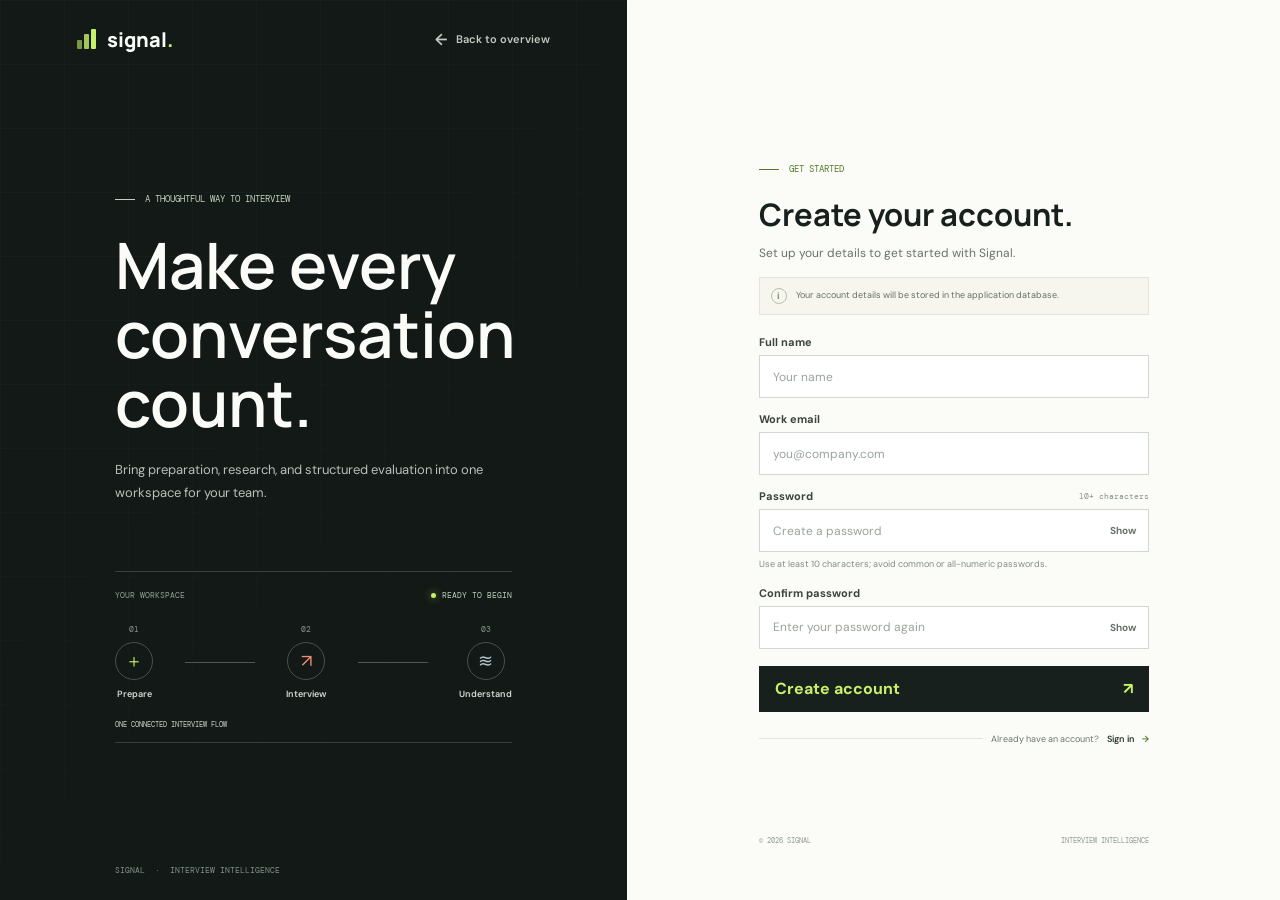
<file: frontend/html/signup.html>
<!doctype html>
<html lang="en">
<head>
	<meta charset="utf-8">
	<meta name="viewport" content="width=device-width, initial-scale=1">
	<meta name="theme-color" content="#121916">
	<meta name="description" content="Create an account for your Signal interview workspace.">
	<title>Create account | Signal</title>
	<link rel="preconnect" href="https://fonts.googleapis.com">
	<link rel="preconnect" href="https://fonts.gstatic.com" crossorigin>
	<link href="https://fonts.googleapis.com/css2?family=DM+Mono:wght@400;500&family=DM+Sans:wght@400;500;600;700&family=Manrope:wght@400;500;600;700;800&display=swap" rel="stylesheet">
	<link rel="stylesheet" href="../css/login.css">
	<link rel="stylesheet" href="../css/signup.css">
	<script src="../js/api-client.js" defer></script>
	<script src="../js/signup.js?v=2" defer></script>
</head>
<body>
	<a class="skip-link" href="#create-account-title">Skip to create account</a>
	<header class="login-header">
		<a class="brand" href="index.html" aria-label="Signal, back to overview">
			<span class="brand-mark" aria-hidden="true"><i></i><i></i><i></i></span>
			<span>signal<span class="brand-period">.</span></span>
		</a>
		<a class="back-link" href="index.html"><span aria-hidden="true">←</span> Back to overview</a>
	</header>

	<main class="login-layout signup-layout">
		<aside class="login-story" aria-labelledby="story-title">
			<div class="story-content">
				<p class="eyebrow"><span class="eyebrow-line"></span> A THOUGHTFUL WAY TO INTERVIEW</p>
				<h1 id="story-title">Make every conversation count.</h1>
				<p class="story-description">Bring preparation, research, and structured evaluation into one workspace for your team.</p>
			</div>
			<div class="conversation-visual" aria-hidden="true">
				<div class="visual-label"><span>YOUR WORKSPACE</span><span class="visual-live"><i></i> READY TO BEGIN</span></div>
				<div class="signup-flow">
					<div class="flow-step"><span>01</span><i class="flow-icon flow-plan">＋</i><b>Prepare</b></div>
					<span class="flow-connector"></span>
					<div class="flow-step"><span>02</span><i class="flow-icon flow-talk">↗</i><b>Interview</b></div>
					<span class="flow-connector"></span>
					<div class="flow-step"><span>03</span><i class="flow-icon flow-review">≋</i><b>Understand</b></div>
				</div>
				<div class="visual-caption"><span>ONE CONNECTED INTERVIEW FLOW</span></div>
			</div>
			<p class="story-footnote">SIGNAL <span>·</span> INTERVIEW INTELLIGENCE</p>
		</aside>

		<section class="login-panel signup-panel" aria-labelledby="create-account-title">
			<div class="login-form-wrap">
				<p class="eyebrow form-eyebrow"><span class="eyebrow-line"></span> GET STARTED</p>
				<h2 id="create-account-title">Create your account.</h2>
				<p class="form-intro">Set up your details to get started with Signal.</p>
				<p class="account-status" id="account-status" role="status" aria-live="polite"><span aria-hidden="true">i</span><span id="account-status-text">Your account details will be stored in the application database.</span></p>

				<form class="login-form signup-form" id="signup-form">
					<div class="field-group">
						<label for="full-name">Full name</label>
						<input id="full-name" name="fullName" type="text" autocomplete="name" placeholder="Your name" required minlength="2" maxlength="100">
					</div>
					<div class="field-group">
						<label for="email">Work email</label>
						<input id="email" name="email" type="email" autocomplete="email" placeholder="you@company.com" required>
					</div>
					<div class="field-group">
						<div class="field-label-row"><label for="password">Password</label><span class="field-hint">10+ characters</span></div>
						<div class="password-control">
							<input id="password" name="password" type="password" autocomplete="new-password" placeholder="Create a password" required minlength="10" aria-describedby="password-hint">
							<button class="password-toggle" type="button" aria-label="Show password" aria-pressed="false" aria-controls="password">Show</button>
						</div>
						<p class="password-hint" id="password-hint">Use at least 10 characters; avoid common or all-numeric passwords.</p>
					</div>
					<div class="field-group">
						<label for="confirm-password">Confirm password</label>
						<div class="password-control">
							<input id="confirm-password" name="confirmPassword" type="password" autocomplete="new-password" placeholder="Enter your password again" required minlength="10" aria-describedby="confirm-hint">
							<button class="password-toggle" type="button" aria-label="Show confirmation password" aria-pressed="false" aria-controls="confirm-password">Show</button>
						</div>
						<p class="password-hint" id="confirm-hint"></p>
					</div>
					<button class="submit-button" type="submit"><span class="submit-label">Create account</span><span aria-hidden="true">↗</span></button>
					<p class="form-message" id="form-message" role="alert" aria-live="assertive"></p>
				</form>

				<div class="form-bottom signup-bottom"><span class="bottom-rule"></span><span>Already have an account?</span><a href="login.html">Sign in <span aria-hidden="true">→</span></a></div>
			</div>
			<footer class="login-footer"><span>© 2026 SIGNAL</span><span>INTERVIEW INTELLIGENCE</span></footer>
		</section>
	</main>
</body>
</html>
</file>
<file: frontend/css/index.css>
:root {
	color-scheme: light;
	--ink: #18201d;
	--ink-soft: #3f4a45;
	--paper: #f4f5f0;
	--paper-bright: #fbfcf8;
	--line: #d8ddd5;
	--line-dark: #38413c;
	--green: #c8f169;
	--green-dark: #55782b;
	--coral: #ff755e;
	--font-body: "DM Sans", "Segoe UI", sans-serif;
	--font-display: "Manrope", "Segoe UI", sans-serif;
	--font-mono: "DM Mono", Consolas, monospace;
}

* { box-sizing: border-box; }
html { scroll-behavior: smooth; scroll-padding-top: 86px; }
body { margin: 0; background: var(--paper); color: var(--ink); font-family: var(--font-body); -webkit-font-smoothing: antialiased; }
a { color: inherit; text-decoration: none; }
button { font: inherit; }
.skip-link { position: fixed; z-index: 20; top: 12px; left: 12px; padding: 10px 14px; transform: translateY(-160%); background: var(--green); color: var(--ink); }
.skip-link:focus { transform: translateY(0); }
.scroll-progress { position: fixed; z-index: 15; inset: 0 0 auto; height: 3px; pointer-events: none; }
.scroll-progress span { display: block; width: 100%; height: 100%; transform: scaleX(0); transform-origin: left; background: var(--coral); }
.site-header { position: absolute; z-index: 10; inset: 0 0 auto; display: flex; align-items: center; justify-content: space-between; height: 78px; padding: 0 6.2vw; border-bottom: 1px solid rgba(216, 221, 213, .18); color: var(--paper-bright); }
.brand { display: inline-flex; align-items: center; gap: 10px; font-family: var(--font-display); font-size: 20px; font-weight: 800; letter-spacing: 0; }
.brand-period { color: var(--green); }
.brand-mark { display: inline-flex; align-items: end; gap: 2px; width: 20px; height: 20px; }
.brand-mark i { display: block; width: 5px; border-radius: 1px; background: var(--green); }
.brand-mark i:nth-child(1) { height: 9px; opacity: .58; }
.brand-mark i:nth-child(2) { height: 15px; opacity: .8; }
.brand-mark i:nth-child(3) { height: 20px; }
.primary-nav { display: flex; align-items: center; gap: 38px; height: 100%; }
.primary-nav a, .header-action { color: #e4e9e3; font-size: 12px; font-weight: 600; transition: color .2s ease; }
.primary-nav a:hover, .primary-nav a[aria-current="location"], .header-action:hover { color: var(--green); }
.header-action { display: flex; align-items: center; gap: 14px; }
.header-action span { color: var(--green); font-size: 17px; }
.menu-toggle { display: none; }
.section-shell { position: relative; padding-right: 9.2vw; padding-left: 9.2vw; }
.hero { display: grid; grid-template-columns: 1.1fr .9fr; align-items: center; min-height: 100svh; padding-top: 112px; padding-bottom: 100px; overflow: hidden; background: #121916; color: var(--paper-bright); }
.hero::before { position: absolute; inset: 0; background-image: linear-gradient(rgba(255,255,255,.025) 1px, transparent 1px), linear-gradient(90deg, rgba(255,255,255,.025) 1px, transparent 1px); background-size: 72px 72px; content: ""; mask-image: linear-gradient(90deg, black, transparent 90%); }
.hero::after { position: absolute; top: 0; right: 0; width: 41%; height: 100%; background: linear-gradient(145deg, transparent 30%, rgba(200,241,105,.045)); content: ""; pointer-events: none; }
.hero-copy, .hero-art { position: relative; z-index: 1; }
.eyebrow { display: flex; align-items: center; gap: 11px; margin: 0 0 27px; color: var(--green-dark); font-family: var(--font-mono); font-size: 10px; line-height: 1.5; letter-spacing: 0; text-transform: uppercase; }
.hero .eyebrow, .closing .eyebrow { color: #c2d3bc; }
.eyebrow-line { display: inline-block; width: 22px; height: 1px; background: currentColor; }
h1, h2, h3, p { margin-top: 0; }
h1, h2 { font-family: var(--font-display); letter-spacing: 0; }
.hero h1 { max-width: 730px; margin-bottom: 24px; font-size: clamp(46px, 6.4vw, 86px); font-weight: 600; line-height: 1.04; }
h1 em, h2 em { color: var(--green); font-style: normal; }
.hero-description { max-width: 445px; margin-bottom: 34px; color: #b7c0b9; font-size: 15px; line-height: 1.8; }
.hero-actions { display: flex; align-items: center; gap: 28px; }
.button { display: inline-flex; align-items: center; justify-content: center; gap: 30px; min-height: 48px; padding: 0 18px; font-size: 12px; font-weight: 700; transition: transform .2s ease, background .2s ease; }
.button:hover { transform: translateY(-2px); }
.button-primary { background: var(--green); color: #152016; }
.button-primary:hover { background: #d7ff82; }
.button span { font-size: 17px; }
.text-link { color: #e4e9e3; font-size: 12px; font-weight: 600; }
.text-link span { margin-left: 8px; color: var(--green); }
.hero-art { width: min(100%, 465px); justify-self: end; padding: 16px 22px 0; }
.art-topline, .art-caption { display: flex; justify-content: space-between; color: #8b9990; font-family: var(--font-mono); font-size: 9px; }
.art-topline { padding-bottom: 13px; border-bottom: 1px solid #35413a; }
.signal-visual { position: relative; display: grid; width: 100%; aspect-ratio: 1 / .9; place-items: center; overflow: hidden; }
.signal-visual::before, .signal-visual::after { position: absolute; width: 1px; height: 100%; background: rgba(204,220,204,.08); content: ""; }
.signal-visual::after { transform: rotate(90deg); }
.signal-orbit { position: absolute; border: 1px solid rgba(202,220,202,.16); border-radius: 50%; }
.orbit-one { width: 45%; aspect-ratio: 1; }
.orbit-two { width: 72%; aspect-ratio: 1; border-style: dashed; animation: orbit 35s linear infinite; }
.orbit-three { width: 98%; aspect-ratio: 1; border-color: rgba(202,220,202,.09); }
.signal-core { display: flex; flex-direction: column; align-items: center; justify-content: center; width: 110px; height: 110px; border: 1px solid rgba(200,241,105,.62); border-radius: 50%; background: rgba(200,241,105,.08); box-shadow: 0 0 70px rgba(200,241,105,.1); text-align: center; }
.signal-core span { margin-bottom: 8px; color: var(--green); font-family: var(--font-mono); font-size: 12px; }
.signal-core b { color: #e6ede5; font-size: 8px; font-weight: 600; line-height: 1.45; letter-spacing: 0; }
.orbit-node { position: absolute; z-index: 1; padding: 7px 9px; border: 1px solid #3c4941; background: #18211c; color: #d5ddd6; font-family: var(--font-mono); font-size: 8px; }
.node-a { top: 15%; left: 15%; }.node-b { top: 25%; right: 2%; }.node-c { bottom: 12%; left: 37%; }
.orbit-dot { position: absolute; z-index: 2; width: 7px; height: 7px; border-radius: 50%; background: var(--coral); box-shadow: 0 0 12px rgba(255,117,94,.7); }
.dot-a { top: 27%; right: 22%; }.dot-b { bottom: 29%; right: 12%; background: var(--green); }.dot-c { bottom: 20%; left: 22%; width: 4px; height: 4px; }
.art-caption { justify-content: flex-start; align-items: center; gap: 12px; padding-top: 13px; border-top: 1px solid #35413a; color: #d0d8d1; font-family: var(--font-body); font-size: 11px; }
.caption-arrow { color: var(--green); }
.hero-bottom { position: absolute; z-index: 2; right: 9.2vw; bottom: 27px; left: 9.2vw; display: flex; justify-content: space-between; color: #839087; font-family: var(--font-mono); font-size: 9px; }
.hero-bottom a { color: #d6ded7; font-family: var(--font-body); font-size: 11px; }
.hero-bottom a span { margin-left: 7px; color: var(--green); }
.lifecycle { min-height: 100svh; padding-top: 126px; padding-bottom: 96px; background: var(--paper-bright); }
.section-heading { max-width: 690px; }
.section-heading .eyebrow, .principles .eyebrow { margin-bottom: 22px; }
.section-heading h2, .principles h2, .closing h2 { margin-bottom: 20px; font-size: clamp(38px, 5vw, 63px); font-weight: 600; line-height: 1.08; }
.section-heading h2 em, .principles h2 em { color: var(--green-dark); }
.section-heading > p:last-child, .principles-intro > p:last-child { max-width: 485px; margin-bottom: 0; color: #66716b; font-size: 14px; line-height: 1.8; }
.lifecycle-track { display: grid; grid-template-columns: repeat(4, 1fr); margin-top: 76px; border-top: 1px solid var(--line); border-bottom: 1px solid var(--line); }
.stage { min-height: 272px; padding: 22px 23px 22px 0; }
.stage + .stage { padding-left: 23px; border-left: 1px solid var(--line); }
.stage-top { display: flex; align-items: center; justify-content: space-between; margin-bottom: 31px; }
.stage-number, .principle-index { color: #7b867f; font-family: var(--font-mono); font-size: 10px; }
.stage-symbol { display: grid; width: 32px; height: 32px; place-items: center; border: 1px solid var(--line); border-radius: 50%; color: var(--green-dark); font-size: 18px; }
.symbol-talk { color: #ba503e; }.symbol-review { color: #5f6a60; }.symbol-learn { color: #4b6677; }
.stage h3 { margin-bottom: 12px; font-family: var(--font-display); font-size: 19px; font-weight: 700; }
.stage p { max-width: 230px; min-height: 75px; margin-bottom: 20px; color: #68736c; font-size: 12px; line-height: 1.7; }
.stage-tag { color: #7b867f; font-family: var(--font-mono); font-size: 8px; }
.lifecycle-note { display: flex; align-items: center; gap: 15px; max-width: 610px; margin: 28px 0 0 auto; }
.note-mark { color: var(--green-dark); font-size: 22px; }
.lifecycle-note p { margin: 0; color: #657069; font-size: 12px; line-height: 1.7; }
.lifecycle-note strong { color: var(--ink); }
.architecture { min-height: 100svh; padding-top: 112px; padding-bottom: 92px; background: #e9ece5; }
.architecture-heading { display: flex; align-items: end; justify-content: space-between; max-width: none; gap: 45px; }
.architecture-heading > p:last-child { max-width: 355px; padding-bottom: 6px; }
.architecture-map { position: relative; max-width: 1000px; margin: 57px auto 0; padding: 28px 30px 20px; border: 1px solid #d3d9d0; background: rgba(250,251,247,.76); }
.map-node { display: flex; flex-direction: column; align-items: flex-start; padding: 17px 20px; border: 1px solid #d9dfd7; background: #fff; }
.map-kicker, .service-index { color: #78837b; font-family: var(--font-mono); font-size: 8px; }
.map-client { width: 230px; min-height: 120px; margin: 0 auto; }
.map-client strong, .map-backend strong { margin-top: 8px; font-family: var(--font-display); font-size: 17px; }
.client-stack { display: flex; gap: 6px; margin: 11px 0 8px; }
.client-stack span { padding: 4px 6px; background: #edf0e9; color: #424e46; font-family: var(--font-mono); font-size: 8px; }
.map-node small { color: #7a857d; font-size: 9px; }
.map-connector { position: relative; display: flex; flex-direction: column; align-items: center; height: 49px; color: #69756c; font-family: var(--font-mono); font-size: 8px; }
.map-connector i { position: absolute; top: 18px; width: 1px; height: 31px; background: #9aa69a; }
.map-connector i::after { position: absolute; bottom: 0; left: -3px; width: 6px; height: 6px; border-right: 1px solid #78867a; border-bottom: 1px solid #78867a; transform: rotate(45deg); content: ""; }
.map-backend { width: 310px; min-height: 80px; margin: 0 auto; border-color: #aebbaf; background: #f2f6ee; text-align: center; align-items: center; }
.map-backend strong b { color: var(--green-dark); }
.map-backend small { margin-top: 7px; }
.service-connectors { position: relative; display: grid; grid-template-columns: repeat(3, 1fr); height: 44px; margin: 0 auto; max-width: 670px; }
.service-connectors::before { position: absolute; top: 0; left: 16.66%; right: 16.66%; height: 1px; background: #9aa69a; content: ""; }
.service-connectors i { position: relative; justify-self: center; width: 1px; height: 44px; background: #9aa69a; }
.service-connectors i::before { position: absolute; top: 0; left: -3px; width: 6px; height: 6px; border-top: 1px solid #78867a; border-left: 1px solid #78867a; transform: rotate(45deg); content: ""; }
.service-grid { display: grid; grid-template-columns: repeat(3, 1fr); gap: 12px; }
.service-node { position: relative; min-height: 130px; padding: 16px 15px 13px; border: 1px solid #d9dfd7; background: #fff; }
.service-index { display: block; padding-right: 34px; }
.service-icon { position: absolute; top: 12px; right: 14px; display: grid; width: 25px; height: 25px; place-items: center; border-radius: 50%; background: #eff1eb; color: #53634f; font-size: 13px; }
.ai-node .service-icon { background: #f1f0e4; color: #7b6f32; }.research-node .service-icon { background: #f8eae5; color: #b95f4d; }
.service-node h3 { margin: 17px 0 5px; font-family: var(--font-display); font-size: 15px; }
.service-node p { margin: 0; color: #707c73; font-size: 9px; line-height: 1.6; }
.service-node p span { padding: 0 3px; color: var(--green-dark); }
.engine-flow { display: grid; grid-template-columns: 1fr 20px 1fr 20px 1fr; align-items: center; gap: 8px; margin-top: 23px; }
.engine-node { display: flex; align-items: center; gap: 10px; min-height: 48px; padding: 9px 12px; border: 1px solid #d9dfd7; background: #f5f7f1; }
.engine-node > span { color: #7c887f; font-family: var(--font-mono); font-size: 8px; }
.engine-node strong { font-size: 10px; font-weight: 600; }
.engine-output { border-color: #bbd18e; background: #f1f7e7; }
.engine-output strong { color: #456126; }
.engine-arrow { color: #78867a; text-align: center; }
.map-footnote { display: flex; align-items: center; gap: 7px; margin: 17px 0 0; color: #78837b; font-family: var(--font-mono); font-size: 8px; }
.legend-dot { width: 6px; height: 6px; border-radius: 50%; background: var(--green-dark); }
.principles { display: grid; grid-template-columns: .86fr 1.14fr; align-items: start; gap: 9vw; min-height: 100svh; padding-top: 145px; padding-bottom: 122px; background: var(--paper-bright); }
.principles-intro { position: sticky; top: 70px; }
.principles-intro > p:last-child { max-width: 350px; }
.principle-list { border-top: 1px solid var(--line); }
.principle { display: grid; grid-template-columns: 38px 1fr 30px; align-items: start; gap: 13px; padding: 25px 0; border-bottom: 1px solid var(--line); }
.principle-index { padding-top: 4px; }
.principle h3 { margin-bottom: 8px; font-family: var(--font-display); font-size: 17px; font-weight: 700; }
.principle p { max-width: 460px; margin-bottom: 0; color: #68736c; font-size: 12px; line-height: 1.8; }
.principle-glyph { color: var(--green-dark); font-size: 22px; text-align: right; }
.principles-aside { grid-column: 2; display: flex; align-items: center; gap: 14px; margin-top: 30px; }
.aside-rule { flex: 0 0 27px; height: 1px; background: var(--coral); }
.principles-aside p { margin: 0 auto 0 0; color: #48534c; font-family: var(--font-display); font-size: 12px; font-weight: 600; }
.aside-signature { flex: 0 0 auto; color: #88928b; font-family: var(--font-mono); font-size: 7px; }
.closing { min-height: 80svh; padding-top: 105px; padding-bottom: 0; background: #17211c; color: var(--paper-bright); }
.closing-grid { display: grid; grid-template-columns: 1.2fr .8fr; align-items: end; gap: 8vw; min-height: 390px; padding-bottom: 93px; }
.closing h2 { margin-bottom: 0; font-size: clamp(42px, 5.5vw, 70px); }
.closing-action { padding-bottom: 5px; }
.closing-action > p { max-width: 300px; margin-bottom: 24px; color: #b3beb5; font-size: 13px; line-height: 1.7; }
.button-light { background: var(--green); color: #17211c; }
.button-light:hover { background: #d7ff82; }
.closing-meta { display: block; margin-top: 24px; color: #92a096; font-family: var(--font-mono); font-size: 8px; }
.closing-meta span { padding: 0 6px; color: var(--coral); }
.site-footer { display: grid; grid-template-columns: 1fr 1fr auto auto; align-items: center; gap: 35px; min-height: 82px; border-top: 1px solid #39453d; color: #a6b0a8; font-size: 10px; }
.brand-footer { color: var(--paper-bright); font-size: 16px; }
.brand-footer .brand-mark { transform: scale(.8); transform-origin: left center; }
.site-footer > a:nth-of-type(2) { color: #d9e1da; }
.footer-year { color: #859188; font-family: var(--font-mono); font-size: 8px; }
.reveal { opacity: 0; transform: translateY(18px); transition: opacity .65s ease, transform .65s ease; }
.reveal.is-visible { opacity: 1; transform: translateY(0); }
.lifecycle-track .stage:nth-child(2), .principle:nth-child(2) { transition-delay: .08s; }
.lifecycle-track .stage:nth-child(3), .principle:nth-child(3) { transition-delay: .16s; }
.lifecycle-track .stage:nth-child(4) { transition-delay: .24s; }
@keyframes orbit { to { transform: rotate(360deg); } }

@media (min-width: 1500px) {
	.section-shell { padding-right: max(9.2vw, calc((100vw - 1280px) / 2)); padding-left: max(9.2vw, calc((100vw - 1280px) / 2)); }
	.hero-bottom { right: max(9.2vw, calc((100vw - 1280px) / 2)); left: max(9.2vw, calc((100vw - 1280px) / 2)); }
}
@media (max-width: 900px) {
	.section-shell { padding-right: 6vw; padding-left: 6vw; }
	.site-header { padding-right: 6vw; padding-left: 6vw; }
	.hero { grid-template-columns: 1fr .8fr; }
	.hero-art { padding-right: 0; padding-left: 8px; }
	.hero-bottom { right: 6vw; left: 6vw; }
	.lifecycle-track { grid-template-columns: repeat(2, 1fr); }
	.stage { min-height: 235px; padding-right: 22px; }
	.stage:nth-child(3) { padding-left: 0; border-left: 0; border-top: 1px solid var(--line); }
	.stage:nth-child(4) { border-top: 1px solid var(--line); }
	.architecture-heading { align-items: start; flex-direction: column; gap: 16px; }
	.architecture-heading > p:last-child { max-width: 500px; }
	.principles { gap: 5vw; }
	.principles-aside { align-items: flex-start; flex-wrap: wrap; }
	.aside-signature { margin-left: 41px; }
}
@media (max-width: 640px) {
	html { scroll-padding-top: 70px; }
	.site-header { height: 66px; padding: 0 22px; }
	.brand { font-size: 18px; }
	.menu-toggle { display: flex; flex-direction: column; justify-content: center; gap: 5px; width: 40px; height: 40px; margin-left: auto; padding: 9px; border: 1px solid #435047; background: transparent; color: var(--paper-bright); }
	.menu-toggle span { display: block; width: 100%; height: 1px; background: currentColor; transition: transform .2s ease; }
	.menu-toggle[aria-expanded="true"] span:first-child { transform: translateY(3px) rotate(45deg); }
	.menu-toggle[aria-expanded="true"] span:last-child { transform: translateY(-3px) rotate(-45deg); }
	.primary-nav { position: absolute; top: 65px; right: 0; left: 0; display: none; height: auto; padding: 9px 22px 18px; border-bottom: 1px solid #35413a; background: #121916; }
	.primary-nav.is-open { display: flex; align-items: stretch; flex-direction: column; gap: 0; }
	.primary-nav a { padding: 13px 0; border-bottom: 1px solid #27332c; }
	.header-action { margin-left: 13px; font-size: 10px; }
	.header-action span { margin-left: -7px; }
	.section-shell { padding-right: 23px; padding-left: 23px; }
	.hero { display: flex; align-items: flex-start; flex-direction: column; justify-content: center; min-height: 100svh; padding-top: 111px; padding-bottom: 105px; }
	.hero::before { background-size: 48px 48px; }
	.hero h1 { font-size: clamp(44px, 12vw, 64px); }
	.hero-description { max-width: 400px; font-size: 14px; }
	.hero-actions { align-items: flex-start; flex-direction: column; gap: 18px; }
	.hero-art { align-self: center; width: min(100%, 340px); margin-top: 28px; padding: 0; }
	.signal-visual { aspect-ratio: 1 / .76; }
	.signal-core { width: 86px; height: 86px; }
	.hero-bottom { right: 23px; bottom: 17px; left: 23px; font-size: 7px; }
	.hero-bottom a { font-size: 9px; }
	.lifecycle, .architecture { min-height: auto; padding-top: 91px; padding-bottom: 82px; }
	.section-heading h2, .principles h2 { font-size: clamp(38px, 10vw, 53px); }
	.lifecycle-track { margin-top: 48px; }
	.stage { min-height: 245px; padding: 17px 13px 18px 0; }
	.stage + .stage { padding-left: 13px; }
	.stage:nth-child(3) { padding-left: 0; }
	.stage h3 { font-size: 16px; }
	.stage p { min-height: 105px; font-size: 11px; }
	.stage-tag { font-size: 7px; }
	.lifecycle-note { align-items: flex-start; margin-top: 20px; }
	.architecture-heading { gap: 8px; }
	.architecture-map { margin-top: 38px; padding: 19px 13px 16px; }
	.map-client { width: 74%; min-width: 205px; }
	.map-backend { width: 88%; }
	.service-connectors { height: 35px; }
	.service-connectors i { height: 35px; }
	.service-grid { gap: 6px; }
	.service-node { min-height: 132px; padding: 13px 8px 10px; }
	.service-index { font-size: 6px; }
	.service-icon { top: 10px; right: 8px; width: 21px; height: 21px; font-size: 11px; }
	.service-node h3 { margin-top: 19px; font-size: 12px; }
	.service-node p { font-size: 8px; overflow-wrap: anywhere; }
	.engine-flow { grid-template-columns: 1fr; gap: 6px; margin-top: 15px; }
	.engine-node { min-height: 40px; }
	.engine-arrow { transform: rotate(90deg); }
	.map-footnote { font-size: 7px; }
	.principles { display: block; min-height: auto; padding-top: 94px; padding-bottom: 94px; }
	.principles-intro { position: static; margin-bottom: 45px; }
	.principle { grid-template-columns: 27px 1fr 20px; gap: 9px; padding: 21px 0; }
	.principle h3 { font-size: 15px; }
	.principle p { font-size: 11px; }
	.principle-glyph { font-size: 18px; }
	.principles-aside { gap: 11px; }
	.principles-aside p { font-size: 11px; }
	.aside-signature { margin-left: 38px; }
	.closing { min-height: auto; padding-top: 78px; }
	.closing-grid { grid-template-columns: 1fr; gap: 40px; min-height: 0; padding-bottom: 70px; }
	.closing h2 { font-size: clamp(42px, 11vw, 58px); }
	.closing-action > p { font-size: 12px; }
	.site-footer { grid-template-columns: 1fr auto; gap: 15px 20px; padding: 21px 0; }
	.site-footer > span:nth-child(2) { grid-column: 1; grid-row: 2; }
	.site-footer > a:nth-of-type(2) { grid-column: 2; grid-row: 1; }
	.footer-year { grid-column: 2; grid-row: 2; text-align: right; }
}
@media (prefers-reduced-motion: reduce) {
	*, *::before, *::after { scroll-behavior: auto !important; animation-duration: .01ms !important; animation-iteration-count: 1 !important; transition-duration: .01ms !important; }
	.reveal { opacity: 1; transform: none; }
}
</file>
<file: frontend/css/dashboard.css>
:root {
	color-scheme: light;
	--ink: #18201d;
	--ink-soft: #46524a;
	--paper: #f4f5f0;
	--paper-bright: #fbfcf8;
	--line: #dce1da;
	--green: #c8f169;
	--green-dark: #55782b;
	--coral: #ff755e;
	--font-body: "DM Sans", "Segoe UI", sans-serif;
	--font-display: "Manrope", "Segoe UI", sans-serif;
	--font-mono: "DM Mono", Consolas, monospace;
	--sidebar-width: 238px;
}

* { box-sizing: border-box; }
html { min-width: 320px; scroll-behavior: smooth; scroll-padding-top: 86px; }
body { min-width: 320px; min-height: 100vh; margin: 0; background: var(--paper-bright); color: var(--ink); font-family: var(--font-body); -webkit-font-smoothing: antialiased; }
a { color: inherit; text-decoration: none; }
button { font: inherit; }
.skip-link { position: fixed; z-index: 30; top: 12px; left: 12px; padding: 10px 14px; transform: translateY(-160%); background: var(--green); color: var(--ink); }
.skip-link:focus { transform: translateY(0); }
.visually-hidden { position: absolute; width: 1px; height: 1px; padding: 0; margin: -1px; overflow: hidden; clip: rect(0, 0, 0, 0); white-space: nowrap; border: 0; }
.app-shell { min-height: 100vh; }
.sidebar { position: fixed; z-index: 12; inset: 0 auto 0 0; display: flex; flex-direction: column; width: var(--sidebar-width); padding: 27px 17px 16px; background: #121916; color: #dce4dd; }
.brand { display: inline-flex; align-items: center; gap: 10px; width: fit-content; margin: 0 0 37px 9px; color: var(--paper-bright); font-family: var(--font-display); font-size: 20px; font-weight: 800; }
.brand-period { color: var(--green); }
.brand-mark { display: inline-flex; align-items: end; gap: 2px; width: 20px; height: 20px; }
.brand-mark i { display: block; width: 5px; border-radius: 1px; background: var(--green); }
.brand-mark i:nth-child(1) { height: 9px; opacity: .58; }
.brand-mark i:nth-child(2) { height: 15px; opacity: .8; }
.brand-mark i:nth-child(3) { height: 20px; }
.workspace-label, .nav-group-label { margin: 0 9px 9px; color: #829087; font-family: var(--font-mono); font-size: 8px; }
.workspace-name { display: flex; align-items: center; gap: 10px; min-height: 43px; padding: 0 9px; border: 1px solid #344138; color: #e0e7e0; font-size: 10px; font-weight: 600; }
.workspace-icon { display: grid; width: 23px; height: 23px; place-items: center; background: #344336; color: var(--green); font-family: var(--font-display); font-size: 11px; }
.workspace-name > span:nth-child(2) { flex: 1; }
.workspace-caret { color: #8e9a90; font-size: 14px; }
.side-nav { display: flex; flex-direction: column; gap: 4px; margin-top: 34px; }
.nav-group-label { margin-bottom: 7px; }
.nav-link { display: flex; align-items: center; gap: 11px; min-height: 39px; padding: 0 10px; border-left: 2px solid transparent; color: #abb6ad; font-size: 11px; font-weight: 500; transition: background .18s ease, color .18s ease; }
.nav-link:hover { background: #202b24; color: var(--paper-bright); }
.nav-link.is-active { border-left-color: var(--green); background: #202b24; color: #f3f7f1; }
.nav-icon { display: grid; width: 17px; place-items: center; color: #8fa091; font-size: 15px; }
.nav-link.is-active .nav-icon { color: var(--green); }
.sidebar-bottom { margin-top: auto; }
.platform-link { display: flex; align-items: center; gap: 10px; min-height: 38px; padding: 0 9px; color: #b9c4ba; font-size: 10px; }
.platform-link:hover { color: var(--green); }
.platform-link span { font-size: 15px; }
.sidebar-foot { display: flex; align-items: center; gap: 8px; margin-top: 13px; padding: 15px 9px 2px; border-top: 1px solid #303b33; color: #8b978d; font-family: var(--font-mono); font-size: 7px; }
.status-dot { width: 6px; height: 6px; border-radius: 50%; background: #e3b866; }
.sidebar-scrim { display: none; }
.main-content { min-height: 100vh; margin-left: var(--sidebar-width); }
.topbar { position: sticky; z-index: 8; top: 0; display: flex; align-items: center; justify-content: space-between; height: 64px; padding: 0 46px; border-bottom: 1px solid #e4e8e1; background: rgba(251,252,248,.95); backdrop-filter: blur(10px); }
.breadcrumb { display: flex; align-items: center; gap: 10px; color: #879188; font-size: 10px; }
.breadcrumb strong { color: #313c34; font-weight: 600; }
.topbar-date { display: flex; align-items: center; gap: 8px; color: #647067; font-size: 10px; }
.date-mark { color: var(--green-dark); font-size: 15px; }
.mobile-menu-toggle { display: none; }
.content-wrap { max-width: 1450px; margin: 0 auto; padding: 43px 46px 24px; }
.page-intro { display: flex; align-items: end; justify-content: space-between; gap: 25px; margin-bottom: 27px; }
.eyebrow { display: flex; align-items: center; gap: 9px; margin: 0 0 13px; color: var(--green-dark); font-family: var(--font-mono); font-size: 8px; }
.eyebrow-line { display: inline-block; width: 17px; height: 1px; background: currentColor; }
h1, h2, h3, p { margin-top: 0; }
.page-intro h1 { margin: 0 0 7px; font-family: var(--font-display); font-size: 33px; font-weight: 700; line-height: 1.2; letter-spacing: 0; }
.intro-copy { margin: 0; color: #6c776f; font-size: 11px; line-height: 1.7; }
.primary-action { display: inline-flex; align-items: center; gap: 10px; min-height: 40px; padding: 0 14px; background: #18201d; color: var(--paper-bright); font-size: 10px; font-weight: 600; transition: background .18s ease, transform .18s ease; }
.primary-action:hover { transform: translateY(-1px); background: #2d3a31; }
.action-plus { color: var(--green); font-size: 17px; }
.workspace-notice { display: flex; align-items: center; gap: 13px; min-height: 68px; padding: 12px 16px; border: 1px solid #e2e6dc; background: #f4f6ef; }
.notice-icon { display: grid; flex: 0 0 22px; width: 22px; height: 22px; place-items: center; border: 1px solid #9eae8a; border-radius: 50%; color: var(--green-dark); font-family: var(--font-display); font-size: 12px; font-weight: 700; }
.notice-copy { flex: 1; }
.notice-copy strong { display: block; margin-bottom: 3px; color: #364338; font-size: 10px; }
.notice-copy p { margin: 0; color: #6c776c; font-size: 9px; line-height: 1.5; }
.workspace-notice > a { flex: 0 0 auto; color: #4f6e34; font-size: 9px; font-weight: 600; }
.workspace-notice > a span, .quiet-link span { margin-left: 4px; }
.dashboard-columns { display: grid; grid-template-columns: minmax(0, 1.65fr) minmax(250px, .85fr); gap: 28px; margin-top: 37px; }
.section-title-row { display: flex; align-items: end; justify-content: space-between; gap: 15px; margin-bottom: 16px; }
.section-kicker { margin: 0 0 7px; color: #7b877e; font-family: var(--font-mono); font-size: 8px; }
.section-title-row h2, .guide-panel h2 { margin: 0; font-family: var(--font-display); font-size: 17px; font-weight: 700; letter-spacing: 0; }
.quiet-link { color: #526c3b; font-size: 9px; font-weight: 600; white-space: nowrap; }
.quiet-link:hover, .insights-empty a:hover, .empty-state a:hover { color: #283d1b; }
.activity-table-wrap { min-height: 291px; border: 1px solid var(--line); background: #fff; }
.activity-table { width: 100%; border-collapse: collapse; text-align: left; }
.activity-table th { height: 39px; padding: 0 13px; border-bottom: 1px solid #e5e9e2; color: #849087; font-family: var(--font-mono); font-size: 7px; font-weight: 400; white-space: nowrap; }
.activity-table td { padding: 0; }
.empty-state { display: flex; min-height: 251px; flex-direction: column; align-items: center; justify-content: center; padding: 25px 20px; text-align: center; }
.empty-mark { display: flex; align-items: center; gap: 4px; height: 30px; margin-bottom: 14px; }
.empty-mark i { display: block; width: 4px; height: 12px; background: #c4d59f; }
.empty-mark i:nth-child(2) { height: 23px; background: var(--green-dark); }
.empty-mark i:nth-child(3) { height: 17px; background: #e69a85; }
.empty-state h3 { margin: 0 0 6px; font-family: var(--font-display); font-size: 13px; font-weight: 700; }
.empty-state p { max-width: 250px; margin: 0 0 14px; color: #78837b; font-size: 9px; line-height: 1.7; }
.empty-state a, .insights-empty a { color: #4c6b33; font-size: 9px; font-weight: 700; }
.empty-state a span, .insights-empty a span { margin-left: 4px; }
.workspace-aside { display: flex; flex-direction: column; gap: 17px; }
.readiness-panel { padding: 17px 16px 14px; border: 1px solid var(--line); background: #fff; }
.panel-heading { display: flex; align-items: center; gap: 8px; margin-bottom: 14px; }
.panel-icon { color: var(--green-dark); font-size: 14px; }
.panel-label { color: #7c887e; font-family: var(--font-mono); font-size: 7px; }
.readiness-panel h2 { margin: 0 0 7px; font-family: var(--font-display); font-size: 15px; font-weight: 700; }
.readiness-panel > p { margin: 0 0 16px; color: #707b73; font-size: 9px; line-height: 1.65; }
.connection-row { display: flex; align-items: center; gap: 8px; min-height: 31px; padding-top: 10px; border-top: 1px solid #e8ebe5; color: #67736a; font-size: 8px; }
.connection-indicator { width: 6px; height: 6px; border-radius: 50%; background: #e3b866; }
.connection-state { margin-left: auto; color: #9c7737; font-family: var(--font-mono); font-size: 7px; }
.connection-indicator.connection-online { background: #6e9a48; }
.connection-state.connection-ready { color: #55782b; }
.guide-panel { padding: 17px 16px 13px; background: #eef1e9; }
.guide-panel .section-kicker { margin-bottom: 8px; }
.guide-panel h2 { margin-bottom: 12px; font-size: 14px; }
.guide-list { padding: 0; margin: 0; list-style: none; }
.guide-list li { display: grid; grid-template-columns: 26px 1fr; gap: 8px; padding: 10px 0; border-top: 1px solid #dbe1d6; }
.guide-list li > span { padding-top: 1px; color: #718267; font-family: var(--font-mono); font-size: 8px; }
.guide-list strong { display: block; margin-bottom: 3px; color: #354236; font-size: 9px; }
.guide-list p { margin: 0; color: #707b70; font-size: 8px; line-height: 1.5; }
.insights-section { margin-top: 36px; padding-top: 24px; border-top: 1px solid var(--line); }
.section-meta { padding-bottom: 2px; color: #939d95; font-family: var(--font-mono); font-size: 7px; text-align: right; }
.insights-empty { display: flex; align-items: center; gap: 15px; min-height: 65px; padding: 12px 15px; border: 1px solid var(--line); background: #fff; }
.insights-rule { flex: 0 0 3px; height: 28px; background: var(--coral); }
.insights-empty p { flex: 1; margin: 0; color: #68746c; font-size: 9px; line-height: 1.6; }
.insights-empty a { flex: 0 0 auto; }
.page-footer { display: flex; align-items: center; justify-content: space-between; gap: 15px; margin-top: 27px; padding: 15px 0 4px; border-top: 1px solid #e4e8e1; color: #8d978f; font-family: var(--font-mono); font-size: 7px; }
.page-footer a { color: #657168; font-family: var(--font-body); font-size: 8px; font-weight: 600; }
.mobile-menu-toggle { display: none; }

@media (min-width: 1500px) {
	.content-wrap { padding-right: 60px; padding-left: 60px; }
}
@media (max-width: 1100px) {
	:root { --sidebar-width: 215px; }
	.topbar { padding-right: 30px; padding-left: 30px; }
	.content-wrap { padding-right: 30px; padding-left: 30px; }
	.dashboard-columns { grid-template-columns: minmax(0, 1.4fr) minmax(230px, .8fr); gap: 18px; }
	.activity-table th { padding-right: 8px; padding-left: 8px; font-size: 6px; }
}
@media (max-width: 760px) {
	:root { --sidebar-width: 255px; }
	.sidebar { transform: translateX(-101%); transition: transform .22s ease; box-shadow: 12px 0 35px rgba(15,24,18,.14); }
	.sidebar.is-open { transform: translateX(0); }
	.sidebar-scrim { position: fixed; z-index: 11; inset: 0; display: block; visibility: hidden; border: 0; background: rgba(14,20,16,.42); opacity: 0; transition: opacity .2s ease, visibility .2s ease; }
	.sidebar-scrim.is-visible { visibility: visible; opacity: 1; }
	.main-content { margin-left: 0; }
	.topbar { justify-content: flex-start; gap: 14px; height: 58px; padding: 0 22px; }
	.mobile-menu-toggle { display: flex; width: 32px; height: 32px; flex-direction: column; justify-content: center; gap: 5px; padding: 7px; border: 1px solid #d8ded6; background: transparent; color: var(--ink); }
	.mobile-menu-toggle span { display: block; width: 100%; height: 1px; background: currentColor; }
	.breadcrumb { flex: 1; }
	.topbar-date { font-size: 9px; }
	.content-wrap { padding: 30px 22px 20px; }
	.page-intro { align-items: flex-start; flex-direction: column; gap: 17px; margin-bottom: 23px; }
	.page-intro h1 { font-size: 29px; }
	.workspace-notice { align-items: flex-start; flex-wrap: wrap; gap: 10px; padding: 13px; }
	.notice-copy { flex-basis: calc(100% - 36px); }
	.workspace-notice > a { margin-left: 32px; }
	.dashboard-columns { grid-template-columns: 1fr; gap: 22px; margin-top: 29px; }
	.activity-table-wrap { min-height: 265px; }
	.empty-state { min-height: 225px; }
	.workspace-aside { display: grid; grid-template-columns: 1fr 1fr; align-items: stretch; }
	.readiness-panel, .guide-panel { min-width: 0; }
	.insights-section { margin-top: 28px; }
}
@media (max-width: 520px) {
	.topbar { padding: 0 15px; gap: 9px; }
	.topbar-date { gap: 5px; font-size: 8px; }
	.date-mark { font-size: 13px; }
	.content-wrap { padding-right: 15px; padding-left: 15px; }
	.page-intro { gap: 14px; }
	.workspace-aside { grid-template-columns: 1fr; }
	.section-title-row { align-items: flex-start; }
	.section-title-row h2 { font-size: 16px; }
	.activity-table th { padding: 0 5px; font-size: 5px; letter-spacing: 0; }
	.activity-table th:nth-child(3) { white-space: normal; }
	.activity-table th:last-child { display: none; }
	.insights-empty { align-items: flex-start; flex-wrap: wrap; gap: 10px; }
	.insights-empty p { flex-basis: calc(100% - 28px); }
	.insights-empty a { margin-left: 28px; }
	.section-meta { max-width: 120px; line-height: 1.6; }
}
@media (prefers-reduced-motion: reduce) {
	*, *::before, *::after { scroll-behavior: auto !important; animation-duration: .01ms !important; animation-iteration-count: 1 !important; transition-duration: .01ms !important; }
}

.signout-button { flex: 0 0 auto; padding: 7px 10px; border: 1px solid #d8ded3; background: transparent; color: #58645b; cursor: pointer; font-size: 9px; font-weight: 600; }
.signout-button:hover { border-color: #aebc9e; color: #3e5d29; }
.resume-manager { margin-top: 31px; padding: 20px; border: 1px solid var(--line); background: #fff; }
.resume-heading { display: flex; align-items: flex-start; justify-content: space-between; gap: 20px; }
.resume-heading h2 { margin: 0 0 5px; font-family: var(--font-display); font-size: 17px; }
.resume-heading > div > p:last-child { margin: 0; color: #748077; font-size: 9px; line-height: 1.6; }
.resume-format { flex: 0 0 auto; color: #6d7a6d; font-family: var(--font-mono); font-size: 7px; text-align: right; }
.resume-format span { display: block; margin-top: 5px; color: #909b92; font-size: 6px; }
.resume-actions-row { display: grid; grid-template-columns: minmax(260px, .9fr) minmax(220px, 1.1fr); gap: 12px; margin-top: 16px; }
.resume-upload-form { display: flex; gap: 8px; min-width: 0; }
.file-picker { display: flex; flex: 1; align-items: center; gap: 9px; min-width: 0; min-height: 43px; padding: 6px 10px; border: 1px dashed #becbb4; background: #f8faf5; cursor: pointer; }
.file-picker:hover { border-color: #789557; background: #f2f6eb; }
.file-picker-icon { display: grid; flex: 0 0 24px; width: 24px; height: 24px; place-items: center; background: #e9f0dd; color: #55782b; font-size: 15px; }
.file-picker strong, .file-picker small { display: block; overflow: hidden; text-overflow: ellipsis; white-space: nowrap; }
.file-picker strong { margin-bottom: 3px; color: #465349; font-size: 8px; }
.file-picker small { max-width: 220px; color: #879188; font-size: 7px; }
.file-picker input { position: absolute; width: 1px; height: 1px; overflow: hidden; clip: rect(0, 0, 0, 0); }
.file-picker:focus-within { outline: 2px solid var(--green-dark); outline-offset: 2px; }
.resume-upload-button { flex: 0 0 auto; min-height: 43px; padding: 0 12px; border: 0; background: #18201d; color: #f8faf5; cursor: pointer; font-size: 8px; font-weight: 600; }
.resume-upload-button span { margin-right: 4px; color: var(--green); font-size: 14px; }
.resume-upload-button:disabled { cursor: wait; opacity: .65; }
.resume-search-form { display: flex; align-items: center; min-width: 0; min-height: 43px; border: 1px solid #dce2da; }
.resume-search-form > span { padding-left: 10px; color: #758274; font-size: 15px; }
.resume-search-form input { flex: 1; width: 0; min-width: 0; height: 41px; padding: 0 8px; border: 0; outline: 0; color: #39453d; font-size: 8px; }
.resume-search-form input:focus { box-shadow: inset 0 0 0 2px rgba(85,120,43,.2); }
.resume-search-form button { flex: 0 0 auto; height: 27px; margin-right: 6px; padding: 0 8px; border: 0; background: #eef2e9; color: #506543; cursor: pointer; font-size: 8px; font-weight: 600; }
.resume-search-form .clear-search { width: 24px; padding: 0; background: transparent; color: #7b877e; font-size: 15px; }
.resume-message { min-height: 0; margin: 0; color: #657261; font-size: 8px; line-height: 1.6; }
.resume-message:not(:empty) { margin-top: 12px; padding: 8px 10px; border-left: 2px solid #91a97a; background: #f2f6ed; }
.resume-message.is-error:not(:empty) { border-color: #cf7764; background: #fff0ec; color: #934b3d; }
.resume-list { display: grid; gap: 7px; margin-top: 13px; }
.resume-empty { margin: 0; padding: 15px; border: 1px solid #e4e9e1; color: #849087; font-size: 8px; text-align: center; }
.resume-card { display: grid; grid-template-columns: 29px minmax(0, 1fr) auto; align-items: center; gap: 10px; padding: 10px 11px; border: 1px solid #e2e7df; background: #fbfcf9; }
.resume-file-icon { display: grid; width: 27px; height: 31px; place-items: center; border: 1px solid #d6dfcf; background: #f0f4eb; color: #5e7845; font-family: var(--font-mono); font-size: 6px; text-transform: uppercase; }
.resume-card-main { min-width: 0; }
.resume-card-main strong { display: block; overflow: hidden; margin-bottom: 4px; color: #39453d; font-size: 9px; text-overflow: ellipsis; white-space: nowrap; }
.resume-card-main small { display: block; overflow: hidden; color: #879188; font-size: 7px; line-height: 1.5; text-overflow: ellipsis; white-space: nowrap; }
.resume-card-actions { display: flex; align-items: center; gap: 5px; }
.resume-card-actions button { min-height: 27px; padding: 0 7px; border: 1px solid #dce2da; background: white; color: #657168; cursor: pointer; font-size: 7px; }
.resume-card-actions button:hover { border-color: #8fa47a; color: #46632f; }
.resume-card-actions button[data-action="delete"]:hover { border-color: #d29b8d; color: #a24d3b; }
.resume-preview { grid-column: 2 / -1; margin: 0; padding-top: 6px; border-top: 1px solid #e6ebe3; color: #748077; font-size: 8px; line-height: 1.6; white-space: pre-wrap; }
.visually-hidden { position: absolute; width: 1px; height: 1px; padding: 0; margin: -1px; overflow: hidden; clip: rect(0, 0, 0, 0); white-space: nowrap; border: 0; }

@media (max-width: 760px) {
	.resume-manager { margin-top: 25px; padding: 15px; }
	.resume-actions-row { grid-template-columns: 1fr; }
}
@media (max-width: 520px) {
	.resume-heading { flex-direction: column; gap: 9px; }
	.resume-format { text-align: left; }
	.resume-format span { display: inline; margin-left: 6px; }
	.resume-upload-form { align-items: stretch; flex-direction: column; }
	.resume-upload-button { min-height: 39px; }
	.resume-card { grid-template-columns: 27px minmax(0, 1fr); }
	.resume-card-actions { grid-column: 2; }
	.resume-preview { grid-column: 1 / -1; }
}
</file>
<file: frontend/css/interview.css>
:root {
	color-scheme: light;
	--ink: #18201d;
	--ink-soft: #46524a;
	--paper: #f4f5f0;
	--paper-bright: #fbfcf8;
	--line: #dce1da;
	--green: #c8f169;
	--green-dark: #55782b;
	--coral: #ff755e;
	--font-body: "DM Sans", "Segoe UI", sans-serif;
	--font-display: "Manrope", "Segoe UI", sans-serif;
	--font-mono: "DM Mono", Consolas, monospace;
	--sidebar-width: 238px;
}

* { box-sizing: border-box; }
html { min-width: 320px; scroll-behavior: smooth; }
body { min-width: 320px; min-height: 100vh; margin: 0; background: var(--paper-bright); color: var(--ink); font-family: var(--font-body); -webkit-font-smoothing: antialiased; }
a { color: inherit; text-decoration: none; }
button, input, select, textarea { font: inherit; }
button, a { -webkit-tap-highlight-color: transparent; }
.skip-link { position: fixed; z-index: 30; top: 12px; left: 12px; padding: 10px 14px; transform: translateY(-160%); background: var(--green); color: var(--ink); }
.skip-link:focus { transform: translateY(0); }
.is-hidden { display: none !important; }
.app-shell { min-height: 100vh; }
.sidebar { position: fixed; z-index: 12; inset: 0 auto 0 0; display: flex; flex-direction: column; width: var(--sidebar-width); padding: 27px 17px 16px; background: #121916; color: #dce4dd; }
.brand { display: inline-flex; align-items: center; gap: 10px; width: fit-content; margin: 0 0 37px 9px; color: var(--paper-bright); font-family: var(--font-display); font-size: 20px; font-weight: 800; }
.brand-period { color: var(--green); }
.brand-mark { display: inline-flex; align-items: end; gap: 2px; width: 20px; height: 20px; }
.brand-mark i { display: block; width: 5px; border-radius: 1px; background: var(--green); }
.brand-mark i:nth-child(1) { height: 9px; opacity: .58; }.brand-mark i:nth-child(2) { height: 15px; opacity: .8; }.brand-mark i:nth-child(3) { height: 20px; }
.workspace-label, .nav-group-label { margin: 0 9px 9px; color: #829087; font-family: var(--font-mono); font-size: 8px; }
.workspace-name { display: flex; align-items: center; gap: 10px; min-height: 43px; padding: 0 9px; border: 1px solid #344138; color: #e0e7e0; font-size: 10px; font-weight: 600; }
.workspace-icon { display: grid; width: 23px; height: 23px; place-items: center; background: #344336; color: var(--green); font-family: var(--font-display); font-size: 11px; }
.workspace-name > span:nth-child(2) { flex: 1; }.workspace-caret { color: #8e9a90; font-size: 14px; }
.side-nav { display: flex; flex-direction: column; gap: 4px; margin-top: 34px; }
.nav-group-label { margin-bottom: 7px; }
.nav-link { display: flex; align-items: center; gap: 11px; min-height: 39px; padding: 0 10px; border-left: 2px solid transparent; color: #abb6ad; font-size: 11px; font-weight: 500; transition: background .18s ease, color .18s ease; }
.nav-link:hover { background: #202b24; color: var(--paper-bright); }
.nav-link.is-active { border-left-color: var(--green); background: #202b24; color: #f3f7f1; }
.nav-icon { display: grid; width: 17px; place-items: center; color: #8fa091; font-size: 15px; }.nav-link.is-active .nav-icon { color: var(--green); }
.sidebar-bottom { margin-top: auto; }
.platform-link { display: flex; align-items: center; gap: 10px; min-height: 38px; padding: 0 9px; color: #b9c4ba; font-size: 10px; }.platform-link:hover { color: var(--green); }.platform-link span { font-size: 15px; }
.sidebar-foot { display: flex; align-items: center; gap: 8px; margin-top: 13px; padding: 15px 9px 2px; border-top: 1px solid #303b33; color: #8b978d; font-family: var(--font-mono); font-size: 7px; }
.status-dot { width: 6px; height: 6px; border-radius: 50%; background: #e3b866; }
.sidebar-scrim { display: none; }
.main-content { min-height: 100vh; margin-left: var(--sidebar-width); }
.topbar { position: sticky; z-index: 8; top: 0; display: flex; align-items: center; justify-content: space-between; height: 64px; padding: 0 46px; border-bottom: 1px solid #e4e8e1; background: rgba(251,252,248,.95); backdrop-filter: blur(10px); }
.breadcrumb { display: flex; align-items: center; gap: 10px; color: #879188; font-size: 10px; }.breadcrumb a:hover { color: var(--green-dark); }.breadcrumb strong { color: #313c34; font-weight: 600; }
.preview-label { display: inline-flex; align-items: center; gap: 7px; color: #7e897f; font-family: var(--font-mono); font-size: 7px; }
.preview-dot { width: 6px; height: 6px; border-radius: 50%; background: #e3b866; }
.mobile-menu-toggle { display: none; }
.content-wrap { max-width: 1500px; min-height: calc(100vh - 64px); margin: 0 auto; padding: 42px 46px 20px; }
.page-heading { display: flex; align-items: end; justify-content: space-between; gap: 25px; margin-bottom: 27px; }
.eyebrow { display: flex; align-items: center; gap: 9px; margin: 0 0 13px; color: var(--green-dark); font-family: var(--font-mono); font-size: 8px; }
.eyebrow-line { display: inline-block; width: 17px; height: 1px; background: currentColor; }
h1, h2, h3, p { margin-top: 0; }
h1, h2 { font-family: var(--font-display); letter-spacing: 0; }
.page-heading h1 { max-width: 700px; margin: 0 0 8px; font-size: clamp(30px, 3vw, 39px); font-weight: 700; line-height: 1.16; }
.heading-copy { margin: 0; color: #6c776f; font-size: 11px; line-height: 1.7; }
.back-dashboard { display: inline-flex; align-items: center; gap: 8px; flex: 0 0 auto; color: #66736a; font-size: 9px; font-weight: 600; }.back-dashboard:hover { color: var(--green-dark); }.back-dashboard span { font-size: 15px; }
.setup-grid { display: grid; grid-template-columns: minmax(0, 1.45fr) minmax(260px, .7fr); align-items: stretch; gap: 21px; }
.setup-form { padding: 24px 24px 19px; border: 1px solid var(--line); background: #fff; }
.form-section-heading { display: flex; align-items: flex-start; gap: 13px; margin-bottom: 19px; }
.form-step-number { display: grid; flex: 0 0 25px; width: 25px; height: 25px; place-items: center; border: 1px solid #c6d4b0; color: var(--green-dark); font-family: var(--font-mono); font-size: 8px; }
.form-section-heading h2 { margin: 1px 0 4px; font-size: 15px; font-weight: 700; }.form-section-heading p { margin: 0; color: #778279; font-size: 9px; line-height: 1.6; }
.form-fields { display: grid; grid-template-columns: 1fr 1fr; gap: 15px 13px; padding-left: 38px; }
.field-group { display: grid; align-content: start; gap: 7px; min-width: 0; }
.field-group label { color: #39453d; font-size: 9px; font-weight: 700; }
.field-group input, .field-group select { width: 100%; height: 40px; padding: 0 11px; border: 1px solid #d4dbd3; border-radius: 0; outline: none; background: #fff; color: #354139; font-size: 10px; }
.field-group select { padding-right: 24px; }
.field-group input::placeholder { color: #a0a9a1; }
.field-group input:focus, .field-group select:focus, textarea:focus { border-color: #789c47; box-shadow: 0 0 0 3px rgba(85,120,43,.11); }
.form-divider { height: 1px; margin: 23px 0 19px 38px; background: #e6eae3; }
.objectives-heading { margin-bottom: 13px; }
.consistency-control { display: flex; align-items: center; gap: 11px; margin-left: 38px; cursor: pointer; }
.consistency-control input { position: absolute; width: 1px; height: 1px; opacity: 0; }
.toggle-track { position: relative; flex: 0 0 32px; width: 32px; height: 18px; border: 1px solid #c1c9bf; border-radius: 12px; background: #e6eae4; transition: background .18s ease; }
.toggle-track::after { position: absolute; top: 2px; left: 2px; width: 12px; height: 12px; border-radius: 50%; background: white; box-shadow: 0 1px 3px #0002; transition: transform .18s ease; content: ""; }
.consistency-control input:checked + .toggle-track { border-color: #587b34; background: #587b34; }.consistency-control input:checked + .toggle-track::after { transform: translateX(14px); }
.consistency-control input:focus-visible + .toggle-track { outline: 2px solid var(--green-dark); outline-offset: 3px; }
.consistency-control strong { display: block; margin-bottom: 3px; color: #465249; font-size: 9px; }.consistency-control small { display: block; color: #828c84; font-size: 8px; line-height: 1.5; }
.setup-footer { display: flex; align-items: center; justify-content: space-between; gap: 15px; margin: 22px 0 0 38px; padding-top: 17px; border-top: 1px solid #e6eae3; }
.setup-disclaimer { display: flex; align-items: flex-start; gap: 6px; max-width: 220px; color: #879188; font-size: 8px; line-height: 1.5; }.setup-disclaimer span { color: #85956f; font-size: 11px; }
.primary-action { display: inline-flex; align-items: center; justify-content: center; gap: 19px; min-height: 40px; padding: 0 13px; border: 0; background: #18201d; color: var(--paper-bright); cursor: pointer; font-size: 9px; font-weight: 600; white-space: nowrap; transition: background .18s ease, transform .18s ease; }
.primary-action:hover { transform: translateY(-1px); background: #2d3a31; }.primary-action span { color: var(--green); font-size: 15px; }
button:focus-visible, a:focus-visible { outline: 2px solid var(--green-dark); outline-offset: 3px; }
.prep-aside { position: relative; display: flex; flex-direction: column; min-height: 420px; overflow: hidden; padding: 17px 18px 15px; background: #e9eee4; }
.prep-aside::after { position: absolute; right: -75px; bottom: 22px; width: 190px; height: 190px; border: 1px solid rgba(83,111,68,.1); border-radius: 50%; content: ""; }
.aside-topline { position: relative; z-index: 1; display: flex; justify-content: space-between; padding-bottom: 11px; border-bottom: 1px solid #d3dbcf; color: #798678; font-family: var(--font-mono); font-size: 7px; }
.prep-graphic { position: relative; display: grid; flex: 1; min-height: 195px; place-items: center; overflow: hidden; }
.prep-ring { position: absolute; border: 1px solid rgba(71,99,59,.2); border-radius: 50%; }
.ring-outer { width: 174px; aspect-ratio: 1; border-style: dashed; animation: rotate-ring 50s linear infinite; }.ring-inner { width: 119px; aspect-ratio: 1; border-color: rgba(71,99,59,.29); }
.prep-center { display: flex; flex-direction: column; align-items: center; justify-content: center; width: 82px; height: 82px; border: 1px solid #a4b794; border-radius: 50%; background: #f3f6ef; text-align: center; }
.prep-center span { color: var(--green-dark); font-family: var(--font-mono); font-size: 10px; }.prep-center i { width: 17px; height: 1px; margin: 6px 0; background: var(--coral); }.prep-center b { color: #52614f; font-family: var(--font-mono); font-size: 6px; font-weight: 500; line-height: 1.4; }
.prep-node { position: absolute; z-index: 1; padding: 6px 8px; border: 1px solid #d0d8ca; background: #f7f8f4; color: #657261; font-family: var(--font-mono); font-size: 6px; }.node-one { top: 25%; left: 7%; }.node-two { right: 5%; bottom: 23%; }
.prep-aside-copy { position: relative; z-index: 1; max-width: 285px; }.aside-index { color: #778574; font-family: var(--font-mono); font-size: 7px; }.prep-aside-copy h2 { margin: 8px 0 7px; font-size: 16px; line-height: 1.35; }.prep-aside-copy p { margin: 0; color: #69766a; font-size: 9px; line-height: 1.7; }
.aside-checklist { position: relative; z-index: 1; display: flex; flex-wrap: wrap; gap: 7px; margin-top: 17px; padding-top: 12px; border-top: 1px solid #d3dbcf; }.aside-checklist span { display: inline-flex; align-items: center; gap: 5px; color: #687568; font-size: 7px; }.aside-checklist i { width: 4px; height: 4px; border-radius: 50%; background: var(--green-dark); }
.page-footer { display: flex; align-items: center; justify-content: space-between; gap: 15px; margin-top: 32px; padding: 15px 0 4px; border-top: 1px solid #e4e8e1; color: #8d978f; font-family: var(--font-mono); font-size: 7px; }.page-footer a { color: #657168; font-family: var(--font-body); font-size: 8px; font-weight: 600; }
.session-view { padding-bottom: 2px; }.session-header { display: flex; align-items: flex-start; justify-content: space-between; gap: 20px; }.session-header .eyebrow { flex-wrap: wrap; }.session-header h1 { margin: 0 0 7px; font-size: clamp(27px, 3vw, 35px); line-height: 1.2; }.session-candidate { display: flex; flex-wrap: wrap; gap: 8px; margin: 0; color: #66736a; font-size: 10px; }.session-candidate span:nth-child(2) { color: #a0a9a0; }
.session-clock { display: grid; grid-template-columns: 8px auto; align-items: center; gap: 2px 8px; min-width: 86px; padding: 10px 12px; border: 1px solid var(--line); background: #fff; }.clock-indicator { width: 6px; height: 6px; border-radius: 50%; background: var(--coral); }.clock-caption { color: #8b958d; font-family: var(--font-mono); font-size: 7px; }.session-clock time { grid-column: 2; color: #303b34; font-family: var(--font-mono); font-size: 14px; }
.session-progress { margin: 27px 0 19px; }.progress-label { display: flex; justify-content: space-between; margin-bottom: 8px; color: #758178; font-family: var(--font-mono); font-size: 7px; }.progress-track { height: 3px; background: #e4e9e1; }.progress-track span { display: block; width: 20%; height: 100%; background: var(--green-dark); transition: width .25s ease; }
.session-grid { display: grid; grid-template-columns: minmax(0, 1.5fr) minmax(240px, .7fr); gap: 18px; }.question-panel { padding: 24px; border: 1px solid var(--line); background: #fff; }.question-topline { display: flex; align-items: center; justify-content: space-between; }.question-category { padding: 5px 7px; background: #f0f3ea; color: #5d7446; font-family: var(--font-mono); font-size: 7px; }.question-mark { display: grid; width: 27px; height: 27px; place-items: center; border: 1px solid #dce3d7; border-radius: 50%; color: #788773; font-family: var(--font-mono); font-size: 9px; }
.question-overline { margin: 25px 0 11px; color: #8a948d; font-family: var(--font-mono); font-size: 7px; }.question-panel h2 { max-width: 720px; margin: 0 0 10px; font-size: clamp(19px, 2.2vw, 27px); font-weight: 600; line-height: 1.4; }.question-prompt-hint { min-height: 31px; margin: 0 0 20px; color: #748077; font-size: 10px; line-height: 1.7; }
.answer-label { display: flex; align-items: center; justify-content: space-between; margin-bottom: 7px; color: #39453d; font-size: 9px; font-weight: 700; }.answer-label span { color: #89938b; font-size: 7px; font-weight: 400; }
textarea { display: block; width: 100%; min-height: 112px; padding: 11px 12px; resize: vertical; border: 1px solid #d4dbd3; border-radius: 0; outline: none; background: #fff; color: #344037; font-size: 10px; line-height: 1.7; }.question-panel textarea::placeholder { color: #a0a9a1; }
.question-controls { display: flex; align-items: center; justify-content: space-between; gap: 9px; margin-top: 15px; }.secondary-button { display: inline-flex; align-items: center; justify-content: center; gap: 9px; min-height: 38px; padding: 0 12px; border: 1px solid #d7ded5; background: transparent; color: #536056; cursor: pointer; font-size: 9px; font-weight: 600; }.secondary-button:hover:not(:disabled) { border-color: #849a70; background: #f4f6ef; }.secondary-button:disabled { cursor: not-allowed; opacity: .45; }.secondary-button span { font-size: 14px; }.question-controls .primary-action { min-height: 38px; }.answer-saved { color: #89938c; font-size: 7px; text-align: center; }
.session-aside { display: flex; flex-direction: column; gap: 13px; }.session-guide { padding: 19px 17px 15px; background: #18211c; color: #edf2ec; }.session-aside-label { display: flex; align-items: center; gap: 7px; color: #aeb9ae; font-family: var(--font-mono); font-size: 7px; }.guide-pulse { width: 5px; height: 5px; border-radius: 50%; background: var(--green); }.session-guide h2 { margin: 20px 0 7px; color: var(--green); font-size: 18px; }.session-guide > p { margin: 0; color: #b5c0b5; font-size: 9px; line-height: 1.7; }.follow-up { margin-top: 17px; padding: 12px 11px; border-left: 2px solid var(--coral); background: #222c25; }.follow-up span { color: #a5b0a6; font-family: var(--font-mono); font-size: 7px; }.follow-up p { margin: 7px 0 0; color: #e1e8df; font-size: 9px; line-height: 1.6; }
.session-tools { padding: 15px 14px 8px; border: 1px solid var(--line); background: #fff; }.session-tools .section-kicker { margin-bottom: 7px; color: #869187; font-family: var(--font-mono); font-size: 7px; }.tool-button { display: flex; align-items: center; gap: 9px; width: 100%; min-height: 53px; padding: 8px 0; border: 0; border-top: 1px solid #e9ece7; background: transparent; text-align: left; cursor: pointer; }.tool-icon { display: grid; flex: 0 0 23px; width: 23px; height: 23px; place-items: center; background: #eef3e6; color: #527333; font-size: 12px; }.cancel-icon { background: #f8ece8; color: #ad5c4b; font-size: 16px; }.tool-button > span:nth-child(2) { flex: 1; }.tool-button strong, .tool-button small { display: block; }.tool-button strong { margin-bottom: 4px; color: #39453d; font-size: 8px; }.tool-button small { color: #879189; font-size: 7px; }.tool-arrow { color: #7b877d; font-size: 12px; }.tool-button:hover strong { color: var(--green-dark); }
.session-disclaimer { display: flex; align-items: center; gap: 7px; margin: 18px 0 0; color: #858f87; font-size: 8px; }.session-disclaimer span { color: #889975; font-size: 11px; }
.complete-view { max-width: 850px; padding: 30px 0 45px; }.complete-mark { display: grid; width: 48px; height: 48px; margin-bottom: 25px; place-items: center; border: 1px solid #aec48d; border-radius: 50%; background: #f0f5e8; color: #55782b; font-size: 20px; }.complete-view h1 { margin: 0 0 15px; font-size: clamp(38px, 5vw, 58px); font-weight: 600; line-height: 1.1; }.complete-view h1 em { color: var(--green-dark); font-style: normal; }.complete-copy { margin-bottom: 25px; color: #67736b; font-size: 11px; line-height: 1.7; }.summary-strip { display: grid; grid-template-columns: repeat(4, 1fr); border: 1px solid var(--line); background: #fff; }.summary-strip > div { display: flex; flex-direction: column; gap: 7px; min-height: 68px; justify-content: center; padding: 10px 13px; }.summary-strip > div + div { border-left: 1px solid #e4e8e1; }.summary-strip span { color: #879188; font-family: var(--font-mono); font-size: 7px; }.summary-strip strong { overflow-wrap: anywhere; color: #364239; font-size: 10px; font-weight: 600; }.summary-notes { margin-top: 29px; }.summary-heading { display: flex; align-items: end; justify-content: space-between; margin-bottom: 12px; }.summary-heading .section-kicker { margin-bottom: 5px; color: #7b877e; font-family: var(--font-mono); font-size: 7px; }.summary-heading h2 { margin: 0; font-size: 16px; }.notes-count { color: #89938b; font-size: 8px; }.notes-list { display: grid; gap: 7px; }.note-entry { display: grid; grid-template-columns: 76px 1fr; gap: 12px; padding: 12px 14px; border: 1px solid var(--line); background: #fff; }.note-entry > span { color: #708166; font-family: var(--font-mono); font-size: 7px; }.note-entry p { margin: 0; color: #536057; font-size: 9px; line-height: 1.7; white-space: pre-wrap; overflow-wrap: anywhere; }.empty-notes { padding: 16px; border: 1px solid var(--line); color: #78837b; background: #fff; font-size: 9px; }.complete-actions { display: flex; gap: 10px; margin-top: 24px; }.complete-disclaimer { margin: 17px 0 0; color: #879188; font-size: 8px; line-height: 1.6; }
@keyframes rotate-ring { to { transform: rotate(360deg); } }

@media (min-width: 1500px) { .content-wrap { padding-right: 60px; padding-left: 60px; } }
@media (max-width: 1100px) {
	:root { --sidebar-width: 215px; }
	.topbar { padding-right: 30px; padding-left: 30px; }.content-wrap { padding-right: 30px; padding-left: 30px; }
	.setup-grid { grid-template-columns: minmax(0, 1.2fr) minmax(230px, .8fr); gap: 14px; }.setup-form { padding-right: 18px; padding-left: 18px; }
	.form-fields, .form-divider, .consistency-control, .setup-footer { margin-left: 0; padding-left: 0; }
	.session-grid { grid-template-columns: minmax(0, 1.3fr) minmax(220px, .8fr); gap: 13px; }
}
@media (max-width: 760px) {
	:root { --sidebar-width: 255px; }
	.sidebar { transform: translateX(-101%); transition: transform .22s ease; box-shadow: 12px 0 35px rgba(15,24,18,.14); }.sidebar.is-open { transform: translateX(0); }
	.sidebar-scrim { position: fixed; z-index: 11; inset: 0; display: block; visibility: hidden; border: 0; background: rgba(14,20,16,.42); opacity: 0; transition: opacity .2s ease, visibility .2s ease; }.sidebar-scrim.is-visible { visibility: visible; opacity: 1; }
	.main-content { margin-left: 0; }.topbar { justify-content: flex-start; gap: 14px; height: 58px; padding: 0 22px; }.mobile-menu-toggle { display: flex; width: 32px; height: 32px; flex-direction: column; justify-content: center; gap: 5px; padding: 7px; border: 1px solid #d8ded6; background: transparent; color: var(--ink); }.mobile-menu-toggle span { display: block; width: 100%; height: 1px; background: currentColor; }.breadcrumb { flex: 1; }
	.content-wrap { min-height: calc(100vh - 58px); padding: 30px 22px 20px; }.setup-grid { grid-template-columns: 1fr; }.prep-aside { min-height: 365px; }.prep-graphic { min-height: 165px; }
	.session-grid { grid-template-columns: 1fr; }.session-aside { display: grid; grid-template-columns: 1fr 1fr; align-items: stretch; }.session-guide, .session-tools { min-width: 0; }
}
@media (max-width: 520px) {
	.topbar { padding: 0 15px; gap: 9px; }.content-wrap { padding: 25px 15px 17px; }.preview-label { font-size: 6px; }.page-heading { align-items: flex-start; flex-direction: column; gap: 13px; margin-bottom: 20px; }.page-heading h1 { max-width: 420px; font-size: 30px; }.back-dashboard { align-self: flex-end; margin-top: -2px; }
	.setup-form { padding: 19px 14px 15px; }.form-fields { grid-template-columns: 1fr; gap: 13px; }.field-group input, .field-group select { height: 42px; }.form-section-heading { gap: 10px; }.form-section-heading p { max-width: 270px; }.form-divider { margin-top: 18px; margin-bottom: 16px; }.setup-footer { align-items: flex-start; flex-direction: column; gap: 13px; margin-top: 18px; }.setup-footer .primary-action { align-self: stretch; justify-content: space-between; }.prep-aside { min-height: 340px; }
	.session-header { align-items: flex-start; }.session-header h1 { font-size: 26px; }.session-clock { min-width: 75px; padding: 8px; }.session-candidate { font-size: 9px; }.question-panel { padding: 17px 14px; }.question-panel h2 { font-size: 20px; }.question-prompt-hint { min-height: 0; }.answer-label { align-items: flex-start; gap: 10px; }.answer-label span { text-align: right; }.question-controls { flex-wrap: wrap; }.answer-saved { order: 3; flex-basis: 100%; }.question-controls .secondary-button, .question-controls .primary-action { flex: 1; }
	.session-aside { grid-template-columns: 1fr; }.complete-view { padding-top: 20px; }.summary-strip { grid-template-columns: 1fr 1fr; }.summary-strip > div:nth-child(3) { border-left: 0; border-top: 1px solid #e4e8e1; }.summary-strip > div:nth-child(4) { border-top: 1px solid #e4e8e1; }.complete-actions { align-items: stretch; flex-direction: column; }.complete-actions > * { justify-content: space-between; }.note-entry { grid-template-columns: 1fr; gap: 6px; }
}
@media (prefers-reduced-motion: reduce) { *, *::before, *::after { scroll-behavior: auto !important; animation-duration: .01ms !important; animation-iteration-count: 1 !important; transition-duration: .01ms !important; } }
.dashboard-return { display: inline-flex; align-items: center; color: #66736a; font-size: 9px; font-weight: 600; }.dashboard-return:hover { color: var(--green-dark); }.result-storage-notice:not(:empty) { margin: 12px 0 0; padding: 9px 11px; border-left: 2px solid var(--coral); background: #fff0ed; color: #934b3d; font-size: 9px; line-height: 1.6; }
.field-group-wide { grid-column: 1 / -1; }
.setup-message { min-height: 0; margin: 12px 0 0 38px; color: #587439; font-size: 9px; line-height: 1.6; }
.setup-message:empty { display: none; }
.setup-message.is-error { color: #a64e3e; }
.setup-footer .primary-action:disabled, .tool-button:disabled { cursor: wait; opacity: .6; }
.session-source-list { display: grid; gap: 9px; margin: 0; padding-left: 15px; color: #637261; font-size: 8px; line-height: 1.5; }
.session-source-list a { color: #526f35; text-decoration: underline; text-underline-offset: 2px; }
.session-source-list a:hover { color: #263d19; }
.question-source-list:not(:empty) { display: flex; flex-wrap: wrap; gap: 6px; margin: -8px 0 17px; padding: 0; list-style: none; }
.question-source-list a { display: inline-block; padding: 5px 7px; border: 1px solid #e0e7dc; color: #526f35; font-size: 7px; }
.question-source-list a:hover { background: #f0f3ea; }
</file>
<file: frontend/css/login.css>
:root {
	color-scheme: light;
	--ink: #18201d;
	--ink-soft: #45514a;
	--paper: #f4f5f0;
	--paper-bright: #fbfcf8;
	--line: #d9ded7;
	--green: #c8f169;
	--green-dark: #55782b;
	--coral: #ff755e;
	--font-body: "DM Sans", "Segoe UI", sans-serif;
	--font-display: "Manrope", "Segoe UI", sans-serif;
	--font-mono: "DM Mono", Consolas, monospace;
}

* { box-sizing: border-box; }
html, body { min-height: 100%; }
body { margin: 0; background: var(--paper-bright); color: var(--ink); font-family: var(--font-body); -webkit-font-smoothing: antialiased; }
a { color: inherit; text-decoration: none; }
button, input { font: inherit; }
.skip-link { position: fixed; z-index: 5; top: 12px; left: 12px; padding: 10px 14px; transform: translateY(-160%); background: var(--green); color: var(--ink); }
.skip-link:focus { transform: translateY(0); }
.login-header { position: absolute; z-index: 2; top: 0; left: 0; display: flex; align-items: center; justify-content: space-between; width: 49%; height: 78px; padding: 0 6vw; color: var(--paper-bright); }
.brand { display: inline-flex; align-items: center; gap: 10px; font-family: var(--font-display); font-size: 20px; font-weight: 800; }
.brand-period { color: var(--green); }
.brand-mark { display: inline-flex; align-items: end; gap: 2px; width: 20px; height: 20px; }
.brand-mark i { display: block; width: 5px; border-radius: 1px; background: var(--green); }
.brand-mark i:nth-child(1) { height: 9px; opacity: .58; }
.brand-mark i:nth-child(2) { height: 15px; opacity: .8; }
.brand-mark i:nth-child(3) { height: 20px; }
.back-link { display: inline-flex; align-items: center; gap: 9px; color: #c1cbc2; font-size: 11px; font-weight: 600; transition: color .2s ease; }
.back-link:hover { color: var(--green); }
.back-link span { font-size: 16px; }
.login-layout { display: grid; grid-template-columns: minmax(390px, 49%) 1fr; min-height: 100svh; }
.login-story { position: relative; display: flex; flex-direction: column; justify-content: center; min-height: 100svh; overflow: hidden; padding: 126px 9vw 90px; background: #121916; color: var(--paper-bright); }
.login-story::before { position: absolute; inset: 0; background-image: linear-gradient(rgba(255,255,255,.025) 1px, transparent 1px), linear-gradient(90deg, rgba(255,255,255,.025) 1px, transparent 1px); background-size: 64px 64px; content: ""; mask-image: linear-gradient(135deg, black 10%, transparent 90%); }
.story-content, .conversation-visual, .story-footnote { position: relative; z-index: 1; }
.eyebrow { display: flex; align-items: center; gap: 10px; margin: 0 0 24px; color: #c2d3bc; font-family: var(--font-mono); font-size: 9px; line-height: 1.5; letter-spacing: 0; }
.eyebrow-line { display: inline-block; width: 20px; height: 1px; background: currentColor; }
.login-story h1 { max-width: 540px; margin: 0 0 20px; font-family: var(--font-display); font-size: clamp(43px, 5vw, 68px); font-weight: 600; line-height: 1.08; letter-spacing: 0; }
.login-story h1 em { color: var(--green); font-style: normal; }
.story-description { max-width: 390px; margin: 0; color: #b7c0b9; font-size: 13px; line-height: 1.8; }
.conversation-visual { max-width: 480px; margin-top: 78px; padding: 18px 0 13px; border-top: 1px solid #35413a; border-bottom: 1px solid #35413a; }
.visual-label { display: flex; justify-content: space-between; color: #93a096; font-family: var(--font-mono); font-size: 8px; }
.visual-live { display: inline-flex; align-items: center; gap: 6px; color: #c1d1bd; }
.visual-live i { width: 5px; height: 5px; border-radius: 50%; background: var(--green); box-shadow: 0 0 9px rgba(200,241,105,.65); }
.waveform { display: flex; align-items: center; justify-content: space-between; height: 64px; margin: 10px 0 7px; overflow: hidden; }
.waveform span { flex: 0 0 2px; height: var(--bar-height, 18px); border-radius: 2px; background: #6f8b5a; opacity: .75; }
.waveform span:nth-child(4n + 1) { --bar-height: 29px; background: var(--green); opacity: .95; }
.waveform span:nth-child(3n + 2) { --bar-height: 43px; }
.waveform span:nth-child(5n + 3) { --bar-height: 54px; background: #d4e7bf; }
.waveform span:nth-child(7n + 4) { --bar-height: 12px; }
.visual-caption { display: flex; align-items: center; justify-content: space-between; max-width: 250px; color: #cad3cb; font-family: var(--font-mono); font-size: 8px; }
.visual-caption i { width: 25px; height: 1px; background: #58665a; }
.story-footnote { position: absolute; bottom: 25px; left: 9vw; margin: 0; color: #849188; font-family: var(--font-mono); font-size: 8px; }
.story-footnote span { padding: 0 5px; color: var(--coral); }
.login-panel { display: flex; flex-direction: column; justify-content: center; min-height: 100svh; padding: 105px clamp(48px, 8.2vw, 132px) 55px; background: var(--paper-bright); }
.login-form-wrap { width: min(100%, 390px); margin: auto; }
.form-eyebrow { margin-bottom: 19px; color: var(--green-dark); }
.login-panel h2 { margin: 0 0 10px; font-family: var(--font-display); font-size: 35px; font-weight: 700; line-height: 1.2; letter-spacing: 0; }
.form-intro { margin: 0 0 36px; color: #68736c; font-size: 12px; line-height: 1.7; }
.login-form { display: grid; gap: 20px; }
.field-group { display: grid; gap: 8px; }
.field-group label { color: #39453d; font-size: 11px; font-weight: 700; }
.field-label-row { display: flex; align-items: center; justify-content: space-between; }
.field-hint { color: #879189; font-family: var(--font-mono); font-size: 8px; }
.field-group input { width: 100%; height: 48px; padding: 0 13px; border: 1px solid #d1d8d0; border-radius: 0; outline: none; background: #fff; color: var(--ink); font-size: 12px; transition: border-color .18s ease, box-shadow .18s ease; }
.field-group input::placeholder { color: #9aa39c; }
.field-group input:focus { border-color: #789c47; box-shadow: 0 0 0 3px rgba(85,120,43,.12); }
.field-group input:user-invalid:not(:focus):not(:placeholder-shown) { border-color: #c55e4c; }
.password-control { position: relative; }
.password-control input { padding-right: 63px; }
.password-toggle { position: absolute; top: 0; right: 0; height: 100%; padding: 0 13px; border: 0; background: transparent; color: #657169; cursor: pointer; font-size: 10px; font-weight: 700; }
.password-toggle:hover { color: var(--green-dark); }
.password-toggle:focus-visible, .submit-button:focus-visible, a:focus-visible, .remember-control input:focus-visible + .custom-checkbox { outline: 2px solid var(--green-dark); outline-offset: 3px; }
.form-options { display: flex; align-items: center; justify-content: space-between; margin-top: -2px; }
.remember-control { position: relative; display: inline-flex; align-items: center; gap: 9px; color: #5d6861; cursor: pointer; font-size: 10px; }
.remember-control input { position: absolute; width: 1px; height: 1px; opacity: 0; }
.custom-checkbox { display: grid; width: 15px; height: 15px; place-items: center; border: 1px solid #bdc7bd; background: white; }
.remember-control input:checked + .custom-checkbox { border-color: #587b34; background: #587b34; }
.remember-control input:checked + .custom-checkbox::after { width: 6px; height: 3px; border-bottom: 1.5px solid white; border-left: 1.5px solid white; transform: translateY(-1px) rotate(-45deg); content: ""; }
.submit-button { display: flex; align-items: center; justify-content: space-between; width: 100%; min-height: 49px; margin-top: 2px; padding: 0 16px; border: 0; background: #18201d; color: white; cursor: pointer; font-size: 11px; font-weight: 700; transition: background .18s ease, transform .18s ease; }
.submit-button:hover { transform: translateY(-1px); background: #2d3a31; }
.submit-button span { color: var(--green); font-size: 16px; }
.form-message { min-height: 0; margin: -11px 0 0; color: #9d493b; font-size: 11px; line-height: 1.6; }
.form-message:not(:empty) { padding: 10px 12px; border-left: 2px solid var(--coral); background: #fff0ed; }
.form-message.is-success:not(:empty) { border-left-color: var(--green-dark); background: #f1f6e9; color: #486331; }
.form-bottom { display: flex; align-items: center; gap: 12px; margin-top: 31px; }
.bottom-rule { flex: 1; height: 1px; background: #e2e6df; }
.form-bottom a { flex: 0 0 auto; color: #627067; font-size: 9px; font-weight: 600; }
.form-bottom a:hover { color: var(--green-dark); }
.form-bottom a span { margin-left: 5px; color: var(--green-dark); }
.login-footer { display: flex; justify-content: space-between; width: min(100%, 390px); margin: 28px auto 0; color: #929b94; font-family: var(--font-mono); font-size: 7px; }

@media (min-width: 1500px) {
	.login-header { padding-right: max(6vw, calc((49vw - 500px) / 2)); padding-left: max(6vw, calc((49vw - 500px) / 2)); }
}
@media (max-width: 900px) {
	.login-layout { grid-template-columns: minmax(310px, 46%) 1fr; }
	.login-header { width: 46%; padding: 0 4vw; }
	.login-story { padding-right: 6vw; padding-left: 6vw; }
	.login-story h1 { font-size: clamp(40px, 6vw, 54px); }
	.conversation-visual { margin-top: 55px; }
	.story-footnote { left: 6vw; }
	.login-panel { padding-right: 6vw; padding-left: 6vw; }
}
@media (max-width: 640px) {
	.login-header { position: absolute; width: 100%; height: 67px; padding: 0 22px; background: #121916; }
	.brand { font-size: 18px; }
	.back-link { font-size: 10px; }
	.login-layout { display: flex; flex-direction: column; }
	.login-story { justify-content: flex-start; min-height: 0; padding: 111px 24px 31px; }
	.login-story h1 { max-width: 480px; margin-bottom: 13px; font-size: clamp(38px, 10vw, 48px); }
	.story-description { max-width: 400px; font-size: 12px; }
	.conversation-visual { max-width: 480px; margin-top: 25px; padding-top: 12px; }
	.waveform { height: 43px; margin: 7px 0 5px; }
	.waveform span:nth-child(3n + 2) { --bar-height: 32px; }
	.waveform span:nth-child(5n + 3) { --bar-height: 39px; }
	.login-story .eyebrow { margin-bottom: 17px; font-size: 8px; }
	.story-footnote { display: none; }
	.login-panel { justify-content: flex-start; min-height: 0; padding: 43px 24px 25px; }
	.login-form-wrap { width: min(100%, 420px); }
	.login-panel h2 { font-size: 31px; }
	.form-intro { margin-bottom: 27px; }
	.login-form { gap: 17px; }
	.login-footer { margin-top: 44px; }
}
@media (max-width: 360px) {
	.login-header { padding-right: 17px; padding-left: 17px; }
	.login-story, .login-panel { padding-right: 18px; padding-left: 18px; }
	.back-link { gap: 5px; font-size: 9px; }
}
@media (prefers-reduced-motion: reduce) {
	*, *::before, *::after { scroll-behavior: auto !important; animation-duration: .01ms !important; animation-iteration-count: 1 !important; transition-duration: .01ms !important; }
}
</file>
<file: frontend/css/result.css>
:root {
	color-scheme: light;
	--ink: #18201d;
	--paper: #f4f5f0;
	--paper-bright: #fbfcf8;
	--line: #dce1da;
	--green: #c8f169;
	--green-dark: #55782b;
	--coral: #ff755e;
	--font-body: "DM Sans", "Segoe UI", sans-serif;
	--font-display: "Manrope", "Segoe UI", sans-serif;
	--font-mono: "DM Mono", Consolas, monospace;
	--sidebar-width: 238px;
}

* { box-sizing: border-box; }
html { min-width: 320px; scroll-behavior: smooth; scroll-padding-top: 80px; }
body { min-width: 320px; min-height: 100vh; margin: 0; background: var(--paper-bright); color: var(--ink); font-family: var(--font-body); -webkit-font-smoothing: antialiased; }
a { color: inherit; text-decoration: none; }
button { font: inherit; }
.skip-link { position: fixed; z-index: 30; top: 12px; left: 12px; padding: 10px 14px; transform: translateY(-160%); background: var(--green); color: var(--ink); }.skip-link:focus { transform: translateY(0); }
.is-hidden { display: none !important; }
.app-shell { min-height: 100vh; }
.sidebar { position: fixed; z-index: 12; inset: 0 auto 0 0; display: flex; flex-direction: column; width: var(--sidebar-width); padding: 27px 17px 16px; background: #121916; color: #dce4dd; }
.brand { display: inline-flex; align-items: center; gap: 10px; width: fit-content; margin: 0 0 37px 9px; color: var(--paper-bright); font-family: var(--font-display); font-size: 20px; font-weight: 800; }.brand-period { color: var(--green); }
.brand-mark { display: inline-flex; align-items: end; gap: 2px; width: 20px; height: 20px; }.brand-mark i { display: block; width: 5px; border-radius: 1px; background: var(--green); }.brand-mark i:nth-child(1) { height: 9px; opacity: .58; }.brand-mark i:nth-child(2) { height: 15px; opacity: .8; }.brand-mark i:nth-child(3) { height: 20px; }
.workspace-label, .nav-group-label { margin: 0 9px 9px; color: #829087; font-family: var(--font-mono); font-size: 8px; }.workspace-name { display: flex; align-items: center; gap: 10px; min-height: 43px; padding: 0 9px; border: 1px solid #344138; color: #e0e7e0; font-size: 10px; font-weight: 600; }.workspace-icon { display: grid; width: 23px; height: 23px; place-items: center; background: #344336; color: var(--green); font-family: var(--font-display); font-size: 11px; }.workspace-name > span:nth-child(2) { flex: 1; }.workspace-caret { color: #8e9a90; font-size: 14px; }
.side-nav { display: flex; flex-direction: column; gap: 4px; margin-top: 34px; }.nav-group-label { margin-bottom: 7px; }.nav-link { display: flex; align-items: center; gap: 11px; min-height: 39px; padding: 0 10px; border-left: 2px solid transparent; color: #abb6ad; font-size: 11px; font-weight: 500; transition: background .18s ease, color .18s ease; }.nav-link:hover { background: #202b24; color: var(--paper-bright); }.nav-link.is-active { border-left-color: var(--green); background: #202b24; color: #f3f7f1; }.nav-icon { display: grid; width: 17px; place-items: center; color: #8fa091; font-size: 15px; }.nav-link.is-active .nav-icon { color: var(--green); }
.sidebar-bottom { margin-top: auto; }.platform-link { display: flex; align-items: center; gap: 10px; min-height: 38px; padding: 0 9px; color: #b9c4ba; font-size: 10px; }.platform-link:hover { color: var(--green); }.platform-link span { font-size: 15px; }.sidebar-foot { display: flex; align-items: center; gap: 8px; margin-top: 13px; padding: 15px 9px 2px; border-top: 1px solid #303b33; color: #8b978d; font-family: var(--font-mono); font-size: 7px; }.status-dot { width: 6px; height: 6px; border-radius: 50%; background: #e3b866; }.sidebar-scrim { display: none; }
.main-content { min-height: 100vh; margin-left: var(--sidebar-width); }.topbar { position: sticky; z-index: 8; top: 0; display: flex; align-items: center; justify-content: space-between; height: 64px; padding: 0 46px; border-bottom: 1px solid #e4e8e1; background: rgba(251,252,248,.95); backdrop-filter: blur(10px); }.breadcrumb { display: flex; align-items: center; gap: 9px; color: #879188; font-size: 9px; }.breadcrumb a:hover { color: var(--green-dark); }.breadcrumb strong { color: #313c34; font-weight: 600; }.preview-label { display: inline-flex; align-items: center; gap: 7px; color: #7e897f; font-family: var(--font-mono); font-size: 7px; }.preview-dot { width: 6px; height: 6px; border-radius: 50%; background: #e3b866; }.mobile-menu-toggle { display: none; }
.content-wrap { max-width: 1500px; min-height: calc(100vh - 64px); margin: 0 auto; padding: 39px 46px 20px; }.page-heading { display: flex; align-items: end; justify-content: space-between; gap: 20px; margin-bottom: 22px; }.eyebrow { display: flex; align-items: center; gap: 9px; margin: 0 0 12px; color: var(--green-dark); font-family: var(--font-mono); font-size: 8px; }.eyebrow-line { display: inline-block; width: 17px; height: 1px; background: currentColor; }h1, h2, h3, p { margin-top: 0; }h1, h2 { font-family: var(--font-display); letter-spacing: 0; }.page-heading h1 { margin: 0 0 7px; font-size: 31px; font-weight: 700; line-height: 1.2; }.heading-copy { margin: 0; color: #6c776f; font-size: 10px; line-height: 1.7; }.heading-actions { display: flex; align-items: center; gap: 9px; }.quiet-button { display: inline-flex; align-items: center; gap: 7px; min-height: 37px; padding: 0 11px; border: 1px solid #d7ded5; background: transparent; color: #556158; cursor: pointer; font-size: 9px; font-weight: 600; }.quiet-button:hover { background: #f0f3eb; }.quiet-button span { font-size: 13px; }.primary-action { display: inline-flex; align-items: center; justify-content: center; gap: 15px; min-height: 37px; padding: 0 12px; border: 0; background: #18201d; color: var(--paper-bright); cursor: pointer; font-size: 9px; font-weight: 600; white-space: nowrap; transition: background .18s ease, transform .18s ease; }.primary-action:hover { transform: translateY(-1px); background: #2d3a31; }.primary-action span { color: var(--green); font-size: 14px; }button:focus-visible, a:focus-visible { outline: 2px solid var(--green-dark); outline-offset: 3px; }
.review-notice { display: flex; align-items: center; gap: 11px; min-height: 61px; padding: 10px 14px; border: 1px solid #e4e4d5; background: #f6f5eb; }.notice-icon { display: grid; flex: 0 0 21px; width: 21px; height: 21px; place-items: center; border: 1px solid #b8b79b; border-radius: 50%; color: #7e784e; font-size: 11px; font-weight: 700; }.review-notice > div:nth-child(2) { flex: 1; }.review-notice strong { display: block; margin-bottom: 3px; color: #4a4938; font-size: 9px; }.review-notice p { margin: 0; color: #777665; font-size: 8px; line-height: 1.6; }.pending-badge { display: inline-flex; flex: 0 0 auto; align-items: center; gap: 6px; padding: 6px 7px; border: 1px solid #dedcc9; color: #77734e; font-family: var(--font-mono); font-size: 6px; }.pending-badge i { width: 5px; height: 5px; border-radius: 50%; background: #c29d52; }
.candidate-summary { display: grid; grid-template-columns: minmax(240px, 1.7fr) repeat(3, minmax(100px, .7fr)); align-items: center; gap: 0; margin-top: 16px; padding: 16px 18px; border: 1px solid var(--line); background: #fff; }.candidate-identity { display: flex; align-items: center; gap: 13px; min-width: 0; }.candidate-avatar { display: grid; flex: 0 0 43px; width: 43px; height: 43px; place-items: center; border: 1px solid #cbd8b9; background: #f1f5e9; color: #587439; font-family: var(--font-display); font-size: 15px; font-weight: 700; }.summary-kicker { display: block; margin-bottom: 5px; color: #89938b; font-family: var(--font-mono); font-size: 6px; }.candidate-identity h2 { max-width: 280px; overflow: hidden; margin: 0 0 3px; font-size: 14px; font-weight: 700; text-overflow: ellipsis; white-space: nowrap; }.candidate-identity p { margin: 0; overflow: hidden; color: #778279; font-size: 8px; text-overflow: ellipsis; white-space: nowrap; }.summary-stat { min-height: 41px; padding: 6px 12px; border-left: 1px solid #e5e9e2; }.summary-stat strong { display: block; color: #3a463e; font-family: var(--font-display); font-size: 13px; font-weight: 700; }
.review-grid { display: grid; grid-template-columns: minmax(0, 1.35fr) minmax(290px, .8fr); align-items: start; gap: 20px; margin-top: 30px; }.section-heading { display: flex; align-items: end; justify-content: space-between; gap: 10px; margin-bottom: 13px; }.section-kicker { margin: 0 0 6px; color: #7b877e; font-family: var(--font-mono); font-size: 7px; }.section-heading h2 { margin: 0; font-size: 17px; font-weight: 700; }.section-meta { color: #939d95; font-family: var(--font-mono); font-size: 6px; text-align: right; }.evidence-list { display: grid; gap: 8px; }.evidence-card { padding: 14px 15px; border: 1px solid var(--line); background: #fff; }.evidence-topline { display: flex; align-items: center; justify-content: space-between; gap: 10px; margin-bottom: 9px; }.evidence-topline span:first-child { color: #75836e; font-family: var(--font-mono); font-size: 7px; }.evidence-topline span:last-child { color: #929c94; font-family: var(--font-mono); font-size: 6px; }.evidence-card h3 { margin: 0 0 8px; color: #354138; font-family: var(--font-display); font-size: 11px; font-weight: 700; line-height: 1.5; }.evidence-card blockquote { margin: 0; padding: 0 0 0 10px; border-left: 2px solid #c1d79d; color: #606c63; font-size: 9px; line-height: 1.7; white-space: pre-wrap; overflow-wrap: anywhere; }.empty-panel { display: flex; min-height: 220px; flex-direction: column; align-items: center; justify-content: center; padding: 22px; border: 1px solid var(--line); background: #fff; text-align: center; }.empty-glyph { margin-bottom: 10px; color: #94a580; font-size: 25px; }.empty-panel h3 { margin: 0 0 6px; font-family: var(--font-display); font-size: 13px; }.empty-panel p { max-width: 260px; margin: 0 0 13px; color: #778279; font-size: 9px; line-height: 1.6; }.empty-panel a { color: #526f38; font-size: 9px; font-weight: 700; }.empty-panel a span { margin-left: 4px; }
.evaluation-column { display: grid; gap: 13px; }.framework-panel { padding: 16px 15px 13px; border: 1px solid var(--line); background: #fff; }.compact-heading { align-items: center; margin-bottom: 7px; }.compact-heading h2 { font-size: 14px; }.framework-mark { display: grid; width: 27px; height: 27px; place-items: center; border: 1px solid #dce4d4; border-radius: 50%; color: var(--green-dark); font-size: 15px; }.framework-intro { margin: 0 0 11px; color: #7a857d; font-size: 8px; line-height: 1.6; }.criteria-list { padding: 0; margin: 0; list-style: none; }.criteria-list li { display: grid; grid-template-columns: 24px minmax(0, 1fr) auto; align-items: center; gap: 8px; min-height: 51px; border-top: 1px solid #e7ebe5; }.criterion-icon { display: grid; width: 22px; height: 22px; place-items: center; border-radius: 50%; background: #eef3e6; color: #5b7a39; font-size: 12px; }.criterion-coral { background: #f9ece8; color: #b66551; }.criterion-blue { background: #eaf0f2; color: #627f8c; }.criterion-olive { background: #f1f0e3; color: #827941; }.criteria-list strong, .criteria-list small { display: block; }.criteria-list strong { margin-bottom: 3px; color: #465148; font-size: 8px; }.criteria-list small { color: #89938b; font-size: 7px; line-height: 1.4; }.criterion-state { color: #9b8d64; font-family: var(--font-mono); font-size: 5px; text-align: right; }.framework-foot { display: flex; align-items: flex-start; gap: 8px; margin-top: 11px; padding: 10px 9px; background: #f1f4ec; }.foot-check { color: #658244; font-size: 11px; }.framework-foot p { margin: 0; color: #667261; font-size: 7px; line-height: 1.6; }.next-step-panel { padding: 15px; background: #18211c; color: #edf2ec; }.next-step-panel .section-kicker { color: #b0bcae; }.next-step-panel h2 { margin: 0 0 7px; color: var(--green); font-family: var(--font-display); font-size: 14px; }.next-step-panel p { margin: 0 0 12px; color: #bac4ba; font-size: 8px; line-height: 1.6; }.next-step-panel a { color: #e1e9df; font-size: 8px; font-weight: 600; }.next-step-panel a span { margin-left: 5px; color: var(--green); }
.review-footer { display: flex; align-items: center; justify-content: space-between; gap: 12px; margin-top: 25px; padding-top: 12px; border-top: 1px solid #e4e8e1; color: #909a92; font-family: var(--font-mono); font-size: 6px; }.review-footer button { padding: 4px 0; border: 0; background: transparent; color: #758077; cursor: pointer; font-family: var(--font-body); font-size: 8px; }.review-footer button:hover { color: #a34f40; }
.no-session-view { max-width: 700px; padding: 60px 0 90px; }.empty-mark-large { display: grid; width: 52px; height: 52px; margin-bottom: 28px; place-items: center; border: 1px solid #cbd8bb; border-radius: 50%; background: #f2f5ed; color: #65814a; font-size: 24px; }.no-session-view h1 { margin: 0 0 15px; font-size: clamp(40px, 5vw, 58px); font-weight: 600; line-height: 1.1; }.no-session-view h1 em { color: var(--green-dark); font-style: normal; }.no-session-copy { max-width: 420px; margin-bottom: 22px; color: #6c776f; font-size: 11px; line-height: 1.8; }
.page-footer { display: flex; align-items: center; justify-content: space-between; gap: 15px; margin-top: 29px; padding: 15px 0 4px; border-top: 1px solid #e4e8e1; color: #8d978f; font-family: var(--font-mono); font-size: 7px; }.page-footer a { color: #657168; font-family: var(--font-body); font-size: 8px; font-weight: 600; }
@media (min-width: 1500px) { .content-wrap { padding-right: 60px; padding-left: 60px; } }
@media (max-width: 1100px) { :root { --sidebar-width: 215px; }.topbar { padding-right: 30px; padding-left: 30px; }.content-wrap { padding-right: 30px; padding-left: 30px; }.candidate-summary { grid-template-columns: minmax(190px, 1.4fr) repeat(3, minmax(90px, .7fr)); padding-right: 12px; padding-left: 12px; }.summary-stat { padding-right: 8px; padding-left: 8px; }.review-grid { grid-template-columns: minmax(0, 1.2fr) minmax(270px, .9fr); gap: 14px; } }
@media (max-width: 760px) { :root { --sidebar-width: 255px; }.sidebar { transform: translateX(-101%); transition: transform .22s ease; box-shadow: 12px 0 35px rgba(15,24,18,.14); }.sidebar.is-open { transform: translateX(0); }.sidebar-scrim { position: fixed; z-index: 11; inset: 0; display: block; visibility: hidden; border: 0; background: rgba(14,20,16,.42); opacity: 0; transition: opacity .2s ease, visibility .2s ease; }.sidebar-scrim.is-visible { visibility: visible; opacity: 1; }.main-content { margin-left: 0; }.topbar { justify-content: flex-start; gap: 12px; height: 58px; padding: 0 22px; }.mobile-menu-toggle { display: flex; width: 32px; height: 32px; flex-direction: column; justify-content: center; gap: 5px; padding: 7px; border: 1px solid #d8ded6; background: transparent; color: var(--ink); }.mobile-menu-toggle span { display: block; width: 100%; height: 1px; background: currentColor; }.breadcrumb { flex: 1; }.content-wrap { min-height: calc(100vh - 58px); padding: 30px 22px 20px; }.candidate-summary { grid-template-columns: minmax(0, 1.5fr) repeat(3, minmax(80px, .65fr)); }.review-grid { grid-template-columns: 1fr; }.evaluation-column { grid-template-columns: 1.15fr .85fr; align-items: start; }.page-footer { margin-top: 24px; } }
@media (max-width: 560px) { .topbar { padding: 0 15px; gap: 8px; }.breadcrumb { gap: 6px; font-size: 8px; }.preview-label { font-size: 6px; }.content-wrap { padding: 25px 15px 17px; }.page-heading { align-items: flex-start; flex-direction: column; gap: 13px; }.page-heading h1 { font-size: 28px; }.heading-actions { align-self: stretch; justify-content: flex-end; }.review-notice { align-items: flex-start; flex-wrap: wrap; }.review-notice > div:nth-child(2) { flex-basis: calc(100% - 37px); }.pending-badge { margin-left: 32px; }.candidate-summary { grid-template-columns: 1fr 1fr; gap: 0; padding: 14px; }.candidate-identity { grid-column: 1 / -1; padding-bottom: 14px; }.summary-stat { min-height: 50px; padding: 9px 6px; border-top: 1px solid #e5e9e2; border-left: 0; }.summary-stat:nth-child(3), .summary-stat:nth-child(4) { border-left: 1px solid #e5e9e2; }.review-grid { margin-top: 25px; }.evaluation-column { grid-template-columns: 1fr; }.criteria-list li { grid-template-columns: 24px minmax(0, 1fr) auto; }.criterion-state { font-size: 6px; }.section-heading h2 { font-size: 16px; }.evidence-card { padding: 12px; }.no-session-view { padding-top: 40px; }.no-session-view h1 { font-size: 42px; }.review-footer { align-items: flex-start; flex-direction: column; }.page-footer { margin-top: 22px; } }
@media (prefers-reduced-motion: reduce) { *, *::before, *::after { scroll-behavior: auto !important; animation-duration: .01ms !important; animation-iteration-count: 1 !important; transition-duration: .01ms !important; } }
@media print { .sidebar, .topbar, .heading-actions, .next-step-panel, .review-footer, .page-footer, .skip-link { display: none !important; }.main-content { margin: 0; }.content-wrap { max-width: none; padding: 0; }.review-notice { print-color-adjust: exact; }.review-grid { grid-template-columns: 1fr 1fr; }.candidate-summary, .evidence-card, .framework-panel { break-inside: avoid; }body { background: white; } }
.practice-report-panel { padding: 18px; border: 1px solid var(--line); background: #fff; }
.criteria-scores { display: grid; gap: 8px; margin: 14px 0 18px; }
.criterion-score { display: grid; grid-template-columns: minmax(0, 1fr) auto; gap: 5px 10px; padding: 9px 10px; border: 1px solid #e4e9e1; background: #f9faf7; }
.criterion-score strong { color: #435044; font-size: 8px; }
.criterion-score > span { color: var(--green-dark); font-family: var(--font-mono); font-size: 8px; font-weight: 700; }
.criterion-score p { grid-column: 1 / -1; margin: 0; color: #768178; font-size: 8px; line-height: 1.6; }
.report-subsection { margin-top: 16px; padding-top: 13px; border-top: 1px solid #e6eae3; }
.report-subsection h3 { margin: 0 0 9px; color: #435044; font-family: var(--font-display); font-size: 11px; }
.report-list { display: grid; gap: 9px; margin: 0; padding-left: 17px; color: #66736a; font-size: 8px; line-height: 1.6; }
.report-list li::marker { color: var(--green-dark); }
.report-list strong { color: #405044; }
.report-list p { margin: 3px 0 0; color: #778279; }
.source-list a { color: #526f35; text-decoration: underline; text-underline-offset: 2px; overflow-wrap: anywhere; }
.source-list a:hover { color: #263d19; }
.response-feedback { margin: 9px 0 0; color: #68756c; font-size: 8px; line-height: 1.6; }
.review-notice { margin-bottom: 12px; }
.evaluation-column { display: grid; gap: 12px; }
.evaluation-column .framework-panel, .evaluation-column .next-step-panel { padding: 16px; }
.empty-mark-large { margin-bottom: 20px; }
</file>
<file: frontend/css/signup.css>
.signup-panel { padding-top: 92px; }
.signup-panel .login-form-wrap { max-width: 410px; }
.signup-panel h2 { font-size: 31px; }
.signup-panel .form-intro { margin-bottom: 24px; }
.account-status { display: flex; align-items: flex-start; gap: 9px; margin: -10px 0 20px; padding: 10px 11px; border: 1px solid #e3e5d8; background: #f6f6ef; color: #67705e; font-size: 9px; line-height: 1.6; }
.account-status > span:first-child { display: grid; flex: 0 0 16px; width: 16px; height: 16px; place-items: center; border: 1px solid #b8c0a7; border-radius: 50%; color: #657b49; font-family: var(--font-display); font-size: 9px; font-weight: 700; }
.account-status strong { color: #46513f; font-weight: 700; }
.account-status.is-error { border-color: #e6c8c0; background: #fff2ef; color: #8c4c40; }
.account-status.is-success { border-color: #c6d8ad; background: #f1f6e9; color: #486331; }
.signup-form .submit-button:disabled { transform: none; background: #929a92; color: #f5f6f3; cursor: wait; }
.signup-form .submit-button:disabled span:last-child { color: #e1ebd6; }
.signup-form .form-message { min-height: 0; margin: -7px 0 0; color: #9d493b; font-size: 9px; line-height: 1.6; }
.signup-form .form-message:empty { display: none; }
.signup-form .form-message:not(:empty) { padding: 9px 11px; border-left: 2px solid var(--coral); background: #fff0ed; }
.signup-form.is-complete { display: none; }
.signup-bottom.is-hidden { display: none; }
.visually-hidden { position: absolute; width: 1px; height: 1px; padding: 0; margin: -1px; overflow: hidden; clip: rect(0, 0, 0, 0); white-space: nowrap; border: 0; }
.signup-form { gap: 14px; }
.signup-form .field-group { gap: 6px; }
.signup-form .field-group input { height: 43px; }
.signup-form .password-control input { padding-right: 61px; }
.signup-form .submit-button { min-height: 46px; margin-top: 3px; }
.password-hint { min-height: 0; margin: 0; color: #818c84; font-size: 9px; line-height: 1.5; }
.password-hint:empty { display: none; }
.password-hint.is-error { color: #a1483b; }
.signup-form .form-message { margin-top: -5px; }
.signup-bottom { justify-content: center; gap: 8px; margin-top: 21px; }
.signup-bottom > span:not(.bottom-rule) { flex: 0 0 auto; color: #6b766e; font-size: 9px; }
.signup-bottom a { color: #27372d; }
.signup-layout .conversation-visual { margin-top: 67px; }
.signup-flow { display: flex; align-items: center; justify-content: space-between; padding: 24px 0 20px; }
.flow-step { display: flex; flex-direction: column; align-items: center; gap: 8px; }
.flow-step > span { color: #89968c; font-family: var(--font-mono); font-size: 8px; }
.flow-icon { display: grid; width: 38px; height: 38px; place-items: center; border: 1px solid #465348; border-radius: 50%; color: var(--green); font-size: 18px; font-style: normal; }
.flow-talk { color: #f18c76; }.flow-review { color: #b6c7d4; }
.flow-step b { color: #d3dcd4; font-size: 9px; font-weight: 600; }
.flow-connector { flex: 1; max-width: 70px; height: 1px; margin: 0 8px; background: #4b584d; }
.signup-layout .visual-caption { max-width: none; font-size: 7px; }
.signup-panel .login-footer { margin-top: 20px; }

@media (max-width: 900px) {
	.signup-panel { padding-top: 88px; }
	.signup-layout .conversation-visual { margin-top: 51px; }
}
@media (max-width: 640px) {
	.signup-layout .login-story { padding-bottom: 25px; }
	.signup-layout .conversation-visual { margin-top: 21px; padding-top: 10px; }
	.signup-flow { padding: 15px 0 12px; }
	.flow-icon { width: 31px; height: 31px; }
	.signup-panel { padding-top: 34px; }
	.signup-panel h2 { font-size: 28px; }
	.signup-panel .form-intro { margin-bottom: 21px; }
	.account-status { margin-top: -8px; margin-bottom: 18px; }
	.signup-form { gap: 13px; }
	.signup-form .field-group input { height: 42px; }
	.signup-bottom { flex-wrap: wrap; }
	.signup-bottom .bottom-rule { flex-basis: 100%; }
	.signup-panel .login-footer { margin-top: 34px; }
}
</file>
